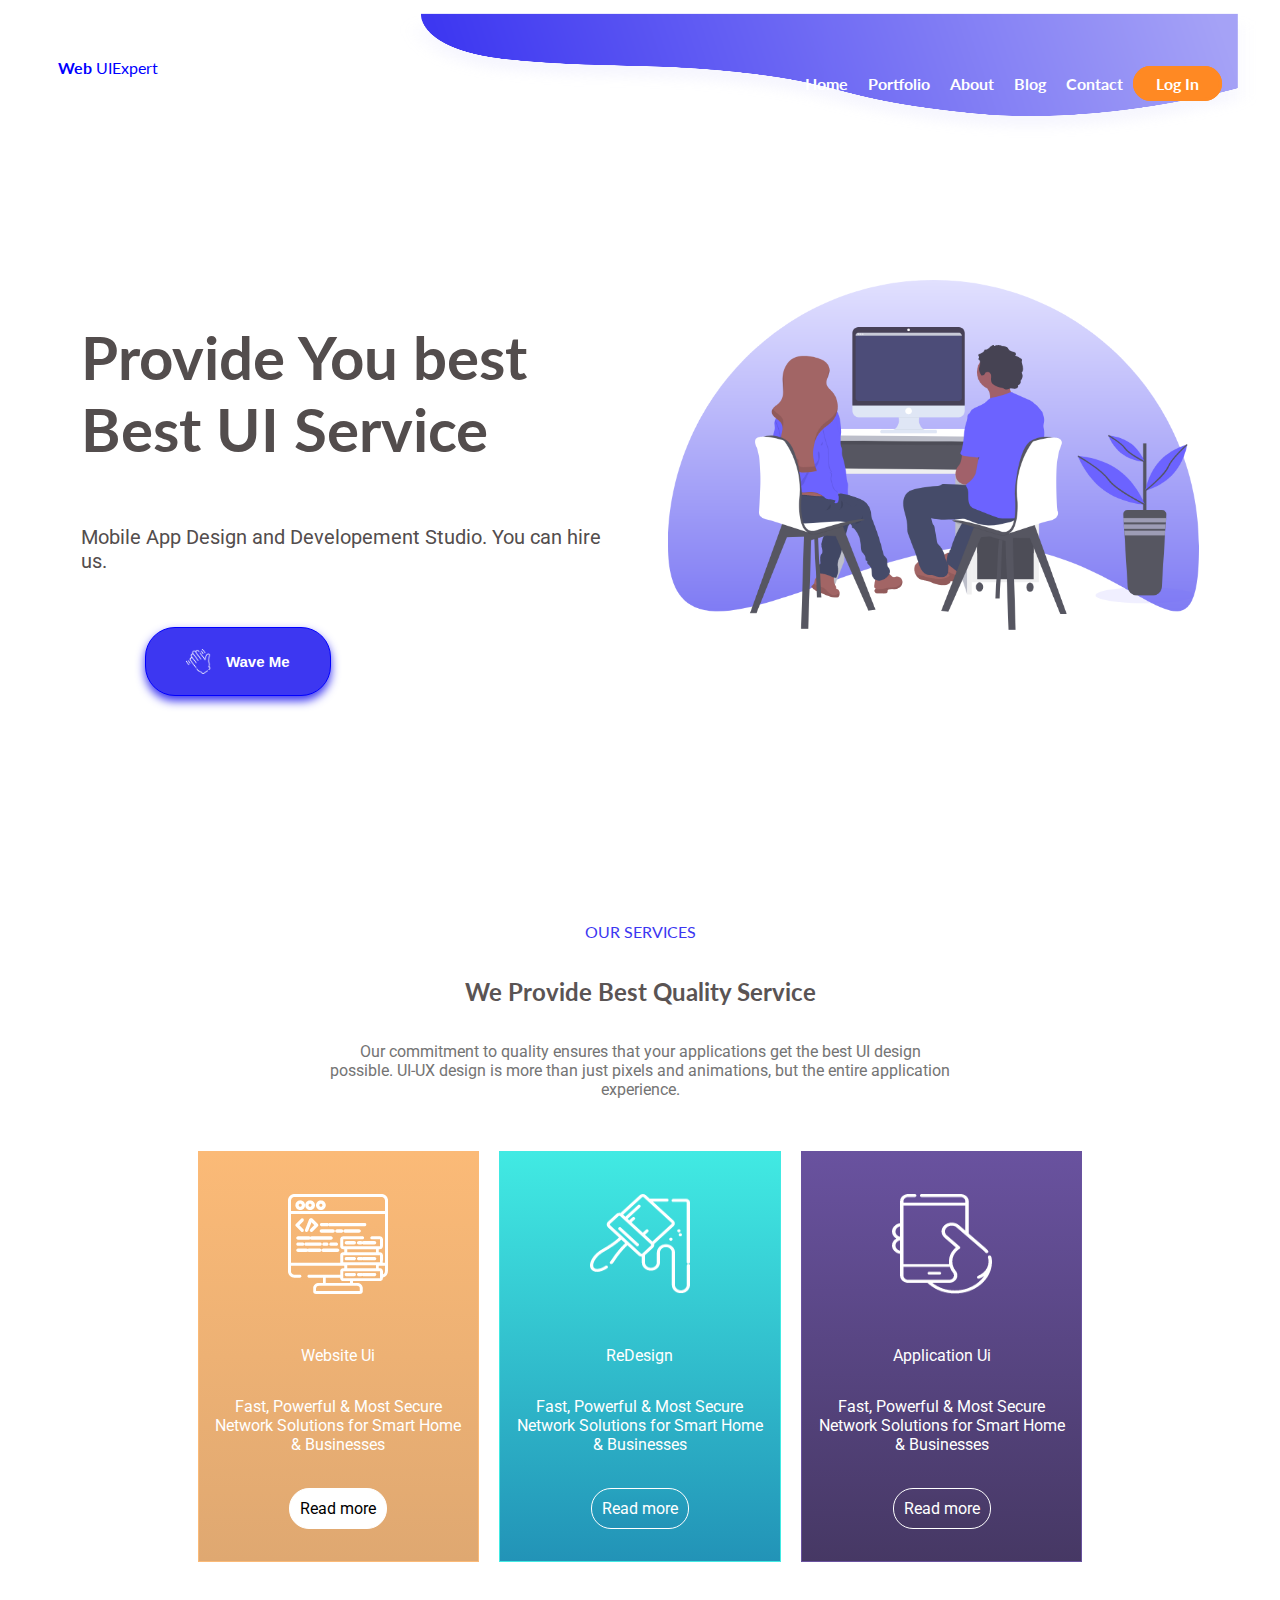
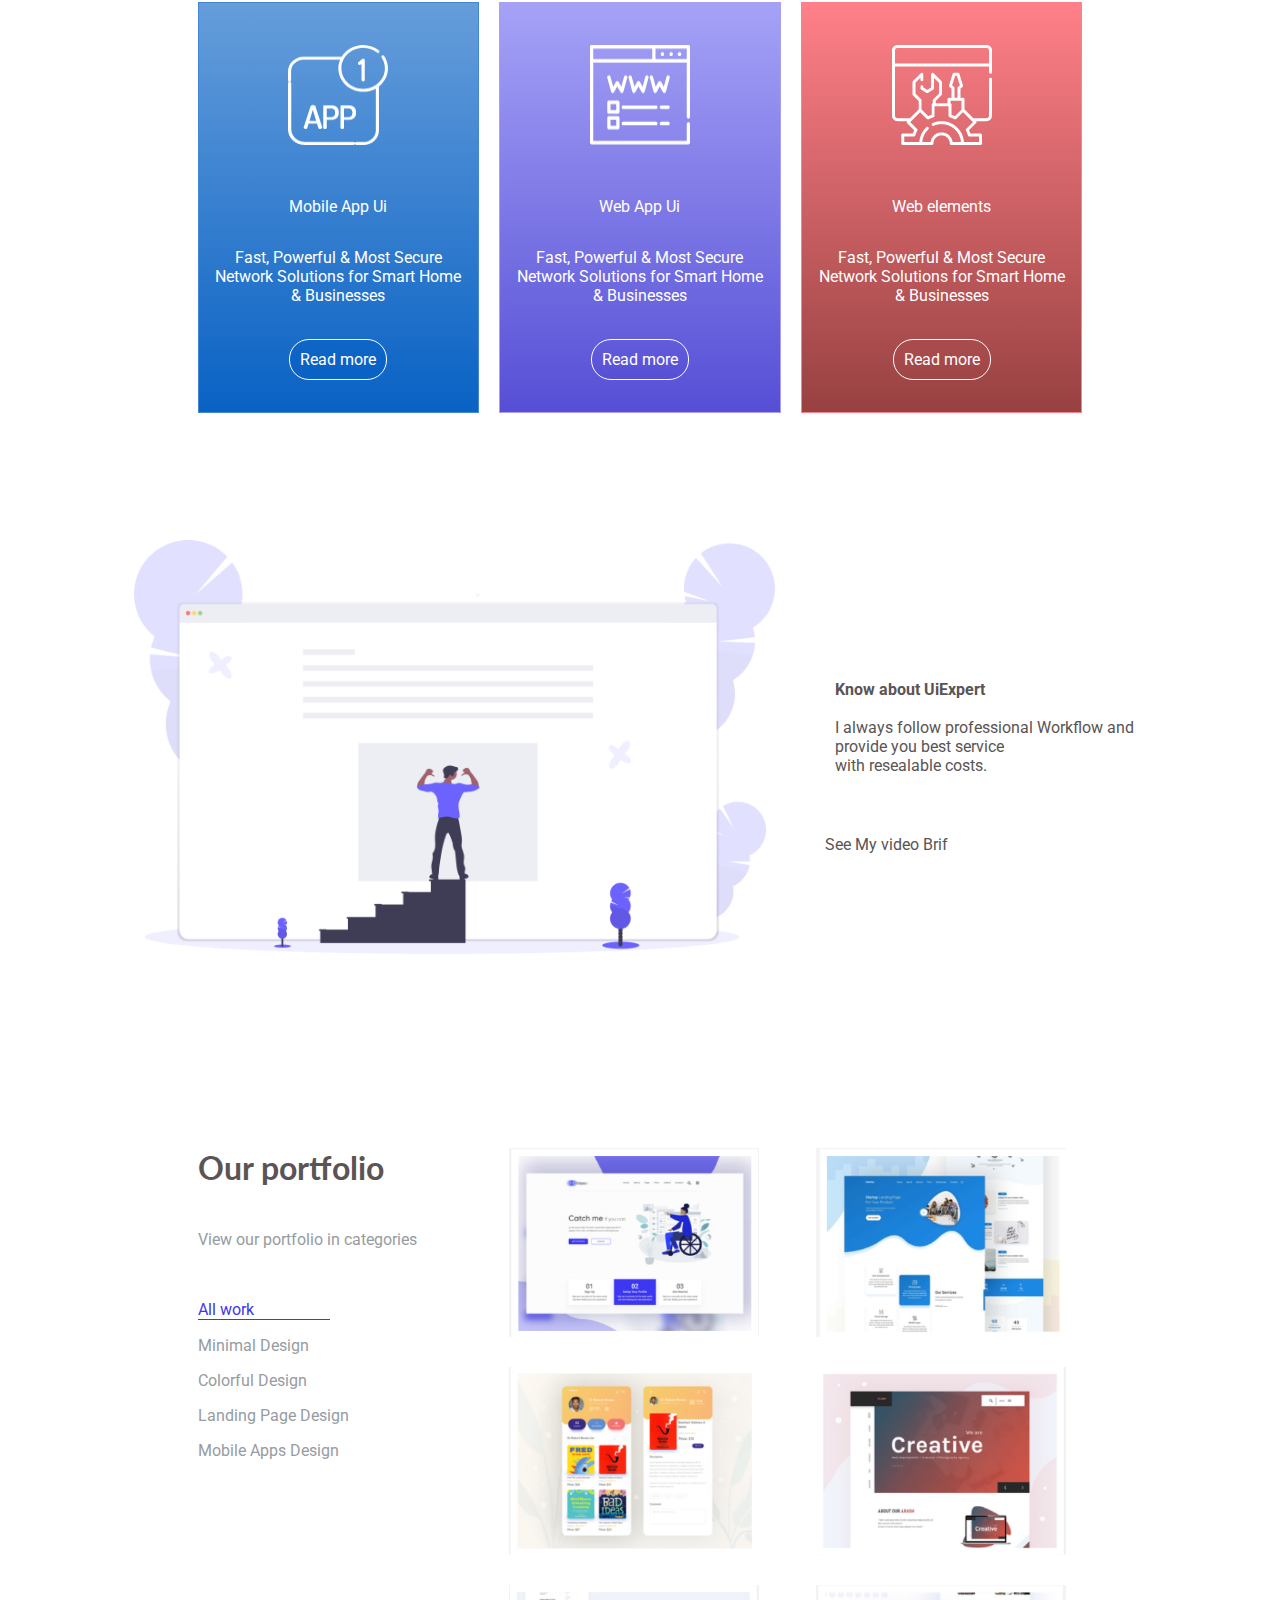
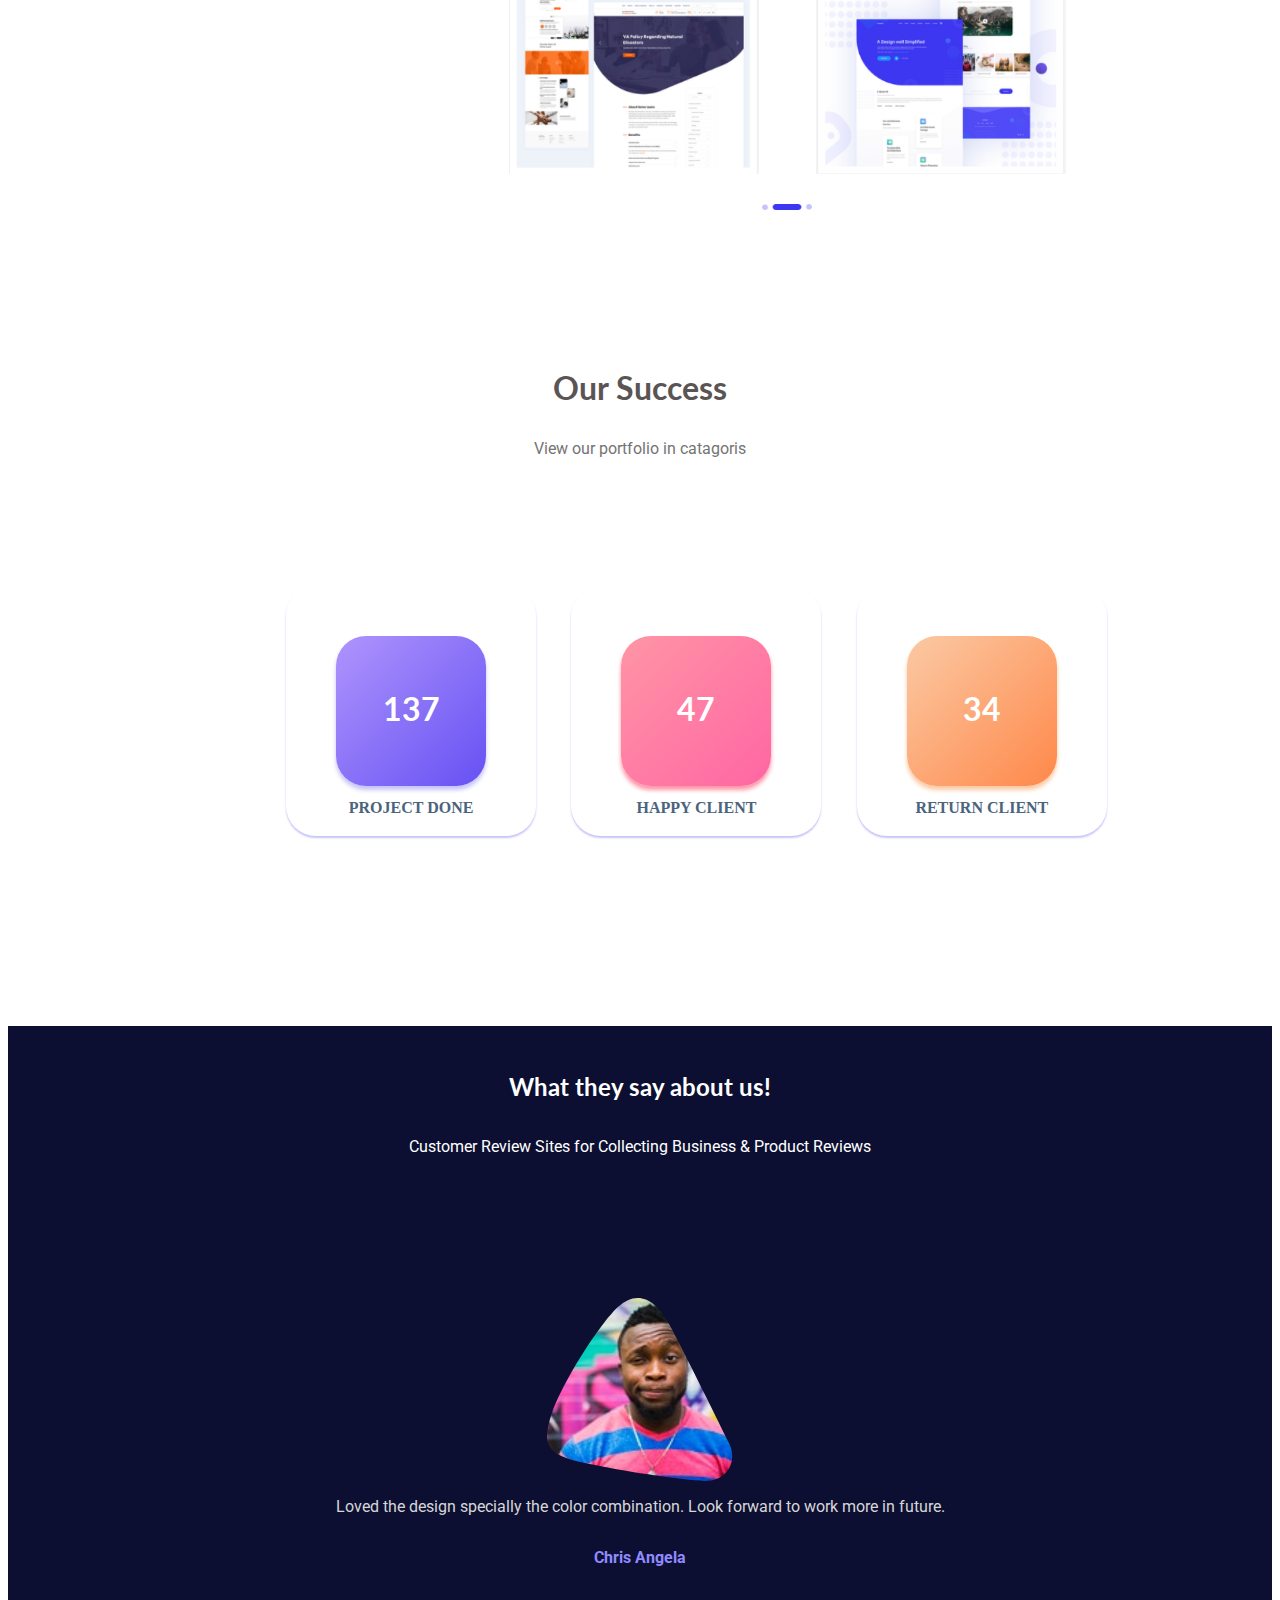
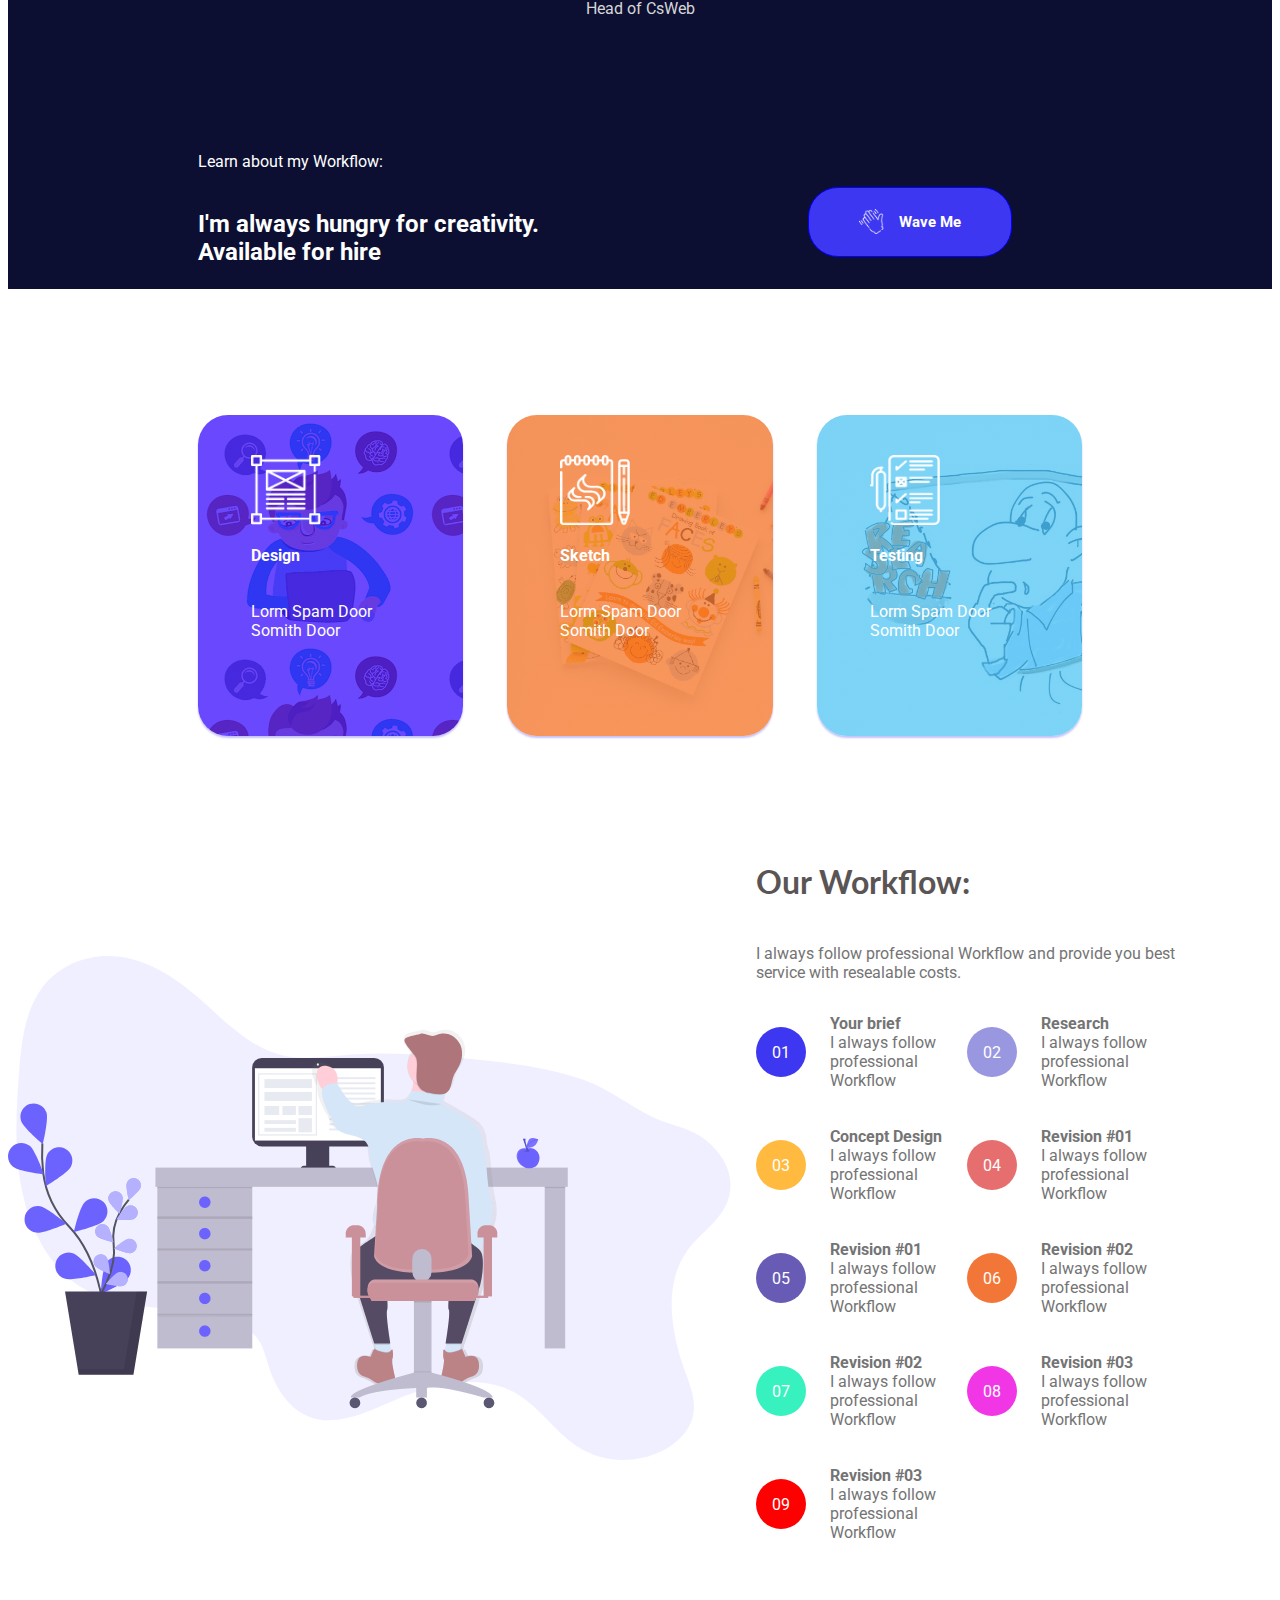
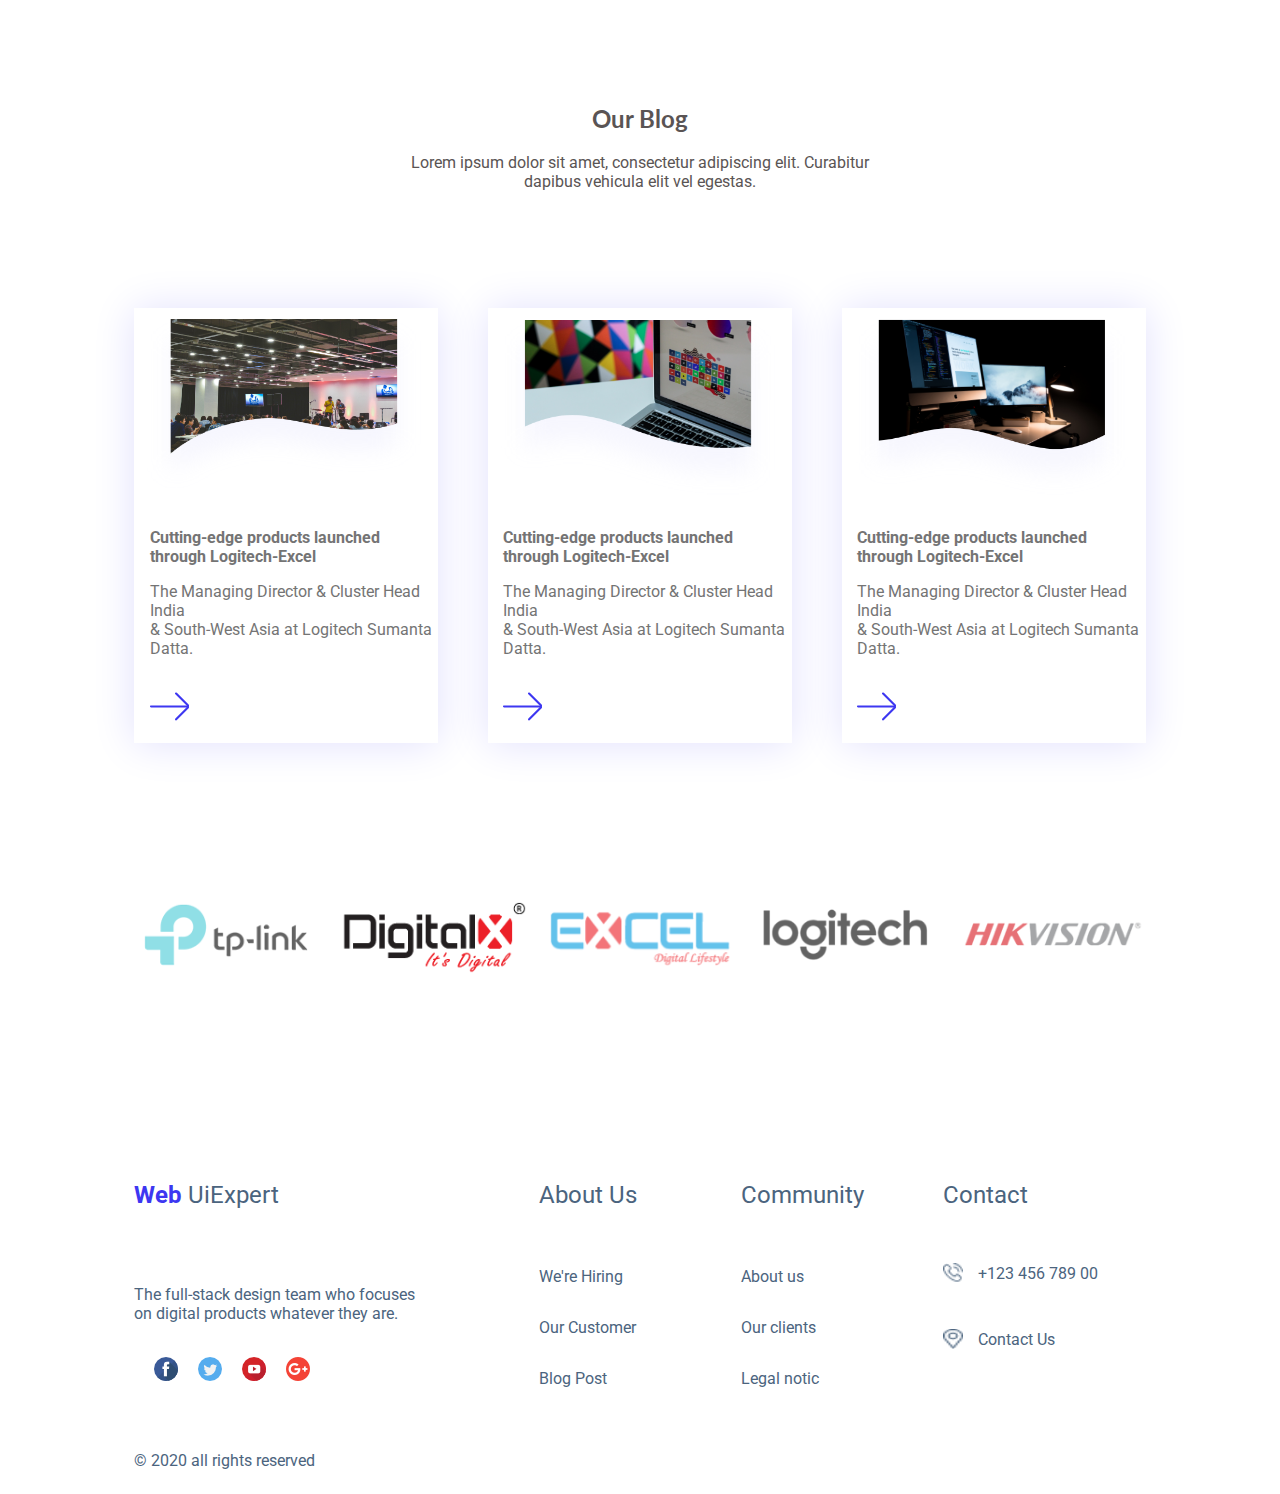
<file: index.html>
<!DOCTYPE html>
<html lang="en">
<head>
    <meta charset="UTF-8">
    <meta name="viewport" content="width=device-width, initial-scale=1.0">
    <title>Web UiExpert</title>
    <link rel="stylesheet" href="style.css">
    <link rel="stylesheet" href="style1.css">
    <link href='https://fonts.googleapis.com/css?family=Lato' rel='stylesheet'>
    <link href='https://fonts.googleapis.com/css?family=Roboto' rel='stylesheet'> 
</head>
<body>
    
    <div class="header">
        <div class="flex-container">
            <div class="title"><b>Web</b> UIExpert</div>
            
            <div class="nav-bar">
                
                <ul>
                    <li><a href="./index.html">Home</a></li>
                    <li><a href="#potrfolio">Portfolio</a></li>
                    <li><a href="./about_us/About.html">About</a></li>
                    <li><a href="#blog">Blog</a></li>
                    <li><a href="./contact/contact.html">Contact</a></li>
                    <li><a href="#logIn" id="logIn">Log In</a></li>
                </ul>
            </div>
        </div>
    </div>

    <div class="grid-container">
        <div class="column1">
            <h1>Provide You best<br> Best UI Service</h1>
            <p id="paragraph">Mobile App Design and Developement Studio. You can hire us.</p> <br>
            <button type="button" id="btn">
                <img src="./images/header/waving-hand.png" alt="button" class="bttn_img"  width="25" height="25"> 
             <p>Wave Me </p> 
            </button>
        </div>
        <div class="column2">
            <img src="./images/header/undraw_pair_programming_njlp.png" alt="cover page" >
        </div>
    </div>
    <div class="main_services">
        <div class="h_service">
        <p>OUR SERVICES</p>
        <h2>We Provide Best Quality Service</h2>
        <p id="p_1">Our commitment to quality ensures that your applications get the best UI design <br>possible. UI-UX design is more than just pixels and animations, but the entire application <br>
            experience.</p> <br> <br>
    </div>
        <div class="service">
            <div class="service_1"  >
               <img src="./images/service/001-data.png" alt="data"><br><br>
               <p>Website Ui</p>
               <p>Fast, Powerful & Most Secure Network Solutions for Smart Home & Businesses</p><br>
               <a href="#">Read more</a>
            </div>
            <div class="service_2" >
                <img src="./images/service/003-paint.png" alt="data"><br> <br>
                <p>ReDesign</p>
                <p>Fast, Powerful & Most Secure Network Solutions for Smart Home & Businesses</p><br>
                <a href="#">Read more</a>
             </div>
             <div class="service_3" >
                <img src="./images/service/002-phone.png" alt="data"><br> <br>
                <p>Application Ui</p>
                <p>Fast, Powerful & Most Secure Network Solutions for Smart Home & Businesses</p><br>
                <a href="#">Read more</a>
             </div>
             <div class="service_4">
                <img src="./images/service/004-app.png" alt="data"><br><br>
                <p>Mobile App Ui</p>
                <p>Fast, Powerful & Most Secure Network Solutions for Smart Home & Businesses</p><br>
                <a href="#">Read more</a>
             </div>
             <div class="service_5" >
                <img src="./images/service/006-domain-registration.png" alt="data"><br><br>
                <p>Web App Ui</p>
                <p>Fast, Powerful & Most Secure Network Solutions for Smart Home & Businesses</p><br>
                <a href="#">Read more</a>
             </div>
             <div class="service_6" >
                <img src="./images/service/Path_1612.png" alt="data"> <br><br>
                <p>Web elements</p>
                <p>Fast, Powerful & Most Secure Network Solutions for Smart Home & Businesses</p> <br>
                <a href="#">Read more</a><br>
             </div>
    
        </div>
    </div>
    <div class="know_about_us">
      <div class="know_img">
        <img src="./images/img/undraw_about_me_wa29@2x.png" alt="picture">
      </div>
      <div class="know_p">
        
          <p id="animation1"> <b>Know about UiExpert</b> <br> <br>
          I always follow professional Workflow and provide you best service <br> with resealable costs.</p> <br> 
          <p>See My video Brif</p>

        </div>
    </div>
<div class="portfolio">
    <div class="portfolio_text">
        <h4>Our portfolio</h4>
        <p>View our portfolio in categories</p> <br> 
        <p id="portfolio_p">All work</p>
        <p>Minimal Design</p>
        <p>Colorful Design</p>
        <p>Landing Page Design</p>
        <p>Mobile Apps Design</p>
    </div>
    <div class="portfolio_img">
        <img src="./images/portfolio/1.png" alt="portfolio">
        <img src="./images/portfolio/2.png" alt="portfolio">
        <img src="./images/portfolio/3.png" alt="portfolio">
        <img src="./images/portfolio/4.png" alt="portfolio">
        <img src="./images/portfolio/5.png" alt="portfolio">
        <img src="./images/portfolio/6.png" alt="portfolio">
        <img src="./images/portfolio/Nav.png" alt="nav" id="portfolio_nav">
    </div>
</div>
<div class="our_success">
        <div class="success_text">
            <h3>Our Success</h3>
            <p>View our portfolio in catagoris</p>
        </div>
        <div class="success_img">
            <div class="success_1">
                <div class="success_2">
                    <p>137</p>
                </div>
                <p class="success_p1">PROJECT DONE</p>
             </div>
            <div class="success_1">
                <div class="success_3">
                   <p>47</p>
                </div>
                <p class="success_p1">HAPPY CLIENT</p>
            </div>
            <div class="success_1">
                  <div class="success_4">
                   <p>34</p>
                  </div>     
                <p class="success_p1">RETURN CLIENT</p>
            </div>

        </div>
</div>
<div class="about_us">
    <div class="about_us_heading">
        <h2>What they say about us!</h2>
        <p>Customer Review Sites for Collecting Business & Product Reviews</p>
    </div>
    <div class="about_us_img">
        <img src="./images/img/gettyimages-507480872-612x612.png" alt="picture"> 
        <p>Loved the design specially the color combination. Look forward to work more in future.</p>
        <p id="about_us_p">Chris Angela</p>
        <p>Head of CsWeb</p>

    </div>
   <div class="about_us_footer">
       <p>Learn about my Workflow:</p>
       <h2>I'm always hungry for creativity. <br> Available for hire</h2>
       <button type="button" id="bttn">
        <img src="./images/header/waving-hand.png" alt="button" class="bttn_img"  width="25" height="25"> 
    <p>  Wave Me </p>
    </button>

   </div>

</div>
<div class="design_sketch_testing">
    <div class="design_sketch_testing_img">
        <div class="design">
            <img src="./images/icons/001-design.png" alt="design" id="design">
            <h4>Design</h4>
            <p>Lorm Spam Door Somith Door</p>
        </div>
    
        <div class="sketch">
            <img src="./images/icons/002-sketchbook.png" alt="strech"  id="sketch">
            <h4>Sketch</h4>
            <p>Lorm Spam Door Somith Door</p>
        </div>

        <div class="testing">
            <img src="./images/icons/003-test.png" alt="testing"  id="testing">
            <h4>Testing</h4>
            <p>Lorm Spam Door Somith Door</p>
        </div>
    </div>
</div>

<div class="our_workflow">
    <div class="our_workflow_img">
        <img src="./images/img/undraw_social_networking_nqk4.png" alt="picture">
    </div> 

    <div class="workflow_p">
        <h4>Our Workflow:</h4>
        <p id="work_p1"> I always follow professional Workflow and provide you best <br> service with resealable costs.</p>

        <div class="workflow_tab">
            <div class="dot" id="dot1" ><p>01</p></div>
            <p > <b>Your brief</b> <br> I always follow professional Workflow</p>
            <div class="dot" id="dot2" ><p>02</p></div>
            <p > <b>Research</b> <br> I always follow professional Workflow</p>
            <div class="dot" id="dot3" ><p>03</p></div>
            <p > <b>Concept Design</b> <br> I always follow professional Workflow</p>
            <div class="dot" id="dot4"><p>04</p></div>
            <p > <b>Revision #01</b> <br> I always follow professional Workflow</p>
            <div class="dot" id="dot5"><p>05</p></div>
            <p > <b>Revision #01</b> <br> I always follow professional Workflow</p>
            <div class="dot" id="dot6"><p>06</p></div>
            <p > <b>Revision #02</b> <br> I always follow professional Workflow</p>
            <div class="dot" id="dot7"><p>07</p></div>
            <p > <b>Revision #02</b> <br> I always follow professional Workflow</p>
            <div class="dot" id="dot8"><p>08</p></div>
            <p > <b>Revision #03</b>  <br> I always follow professional Workflow</p>
            <div class="dot" id="dot9"><p>09</p></div>
            <p > <b>Revision #03</b>  <br> I always follow professional Workflow</p>
            
        </div>
    </div>
</div>
  <div class="our_blog">
      <div class="our_blog_text">
          <h2>Our Blog</h2>
          <p>Lorem ipsum dolor sit amet, consectetur adipiscing elit. Curabitur <br> dapibus vehicula elit vel egestas.</p>

      </div>
      <div class="our_blog_images">
          <div class="our_blog_images1">
              <img src="./images/blog/1.png" alt="blog" width="300" height="200">
              <p class="blog_p">Cutting-edge products launched <br> through Logitech-Excel</p>
              <p>The Managing Director & Cluster Head India <br> & South-West Asia at Logitech Sumanta <br>Datta.</p> <br>
              <img src="./images/blog/arrow.png " alt="blog" class="blog_arrow">

          </div>
          <div class="our_blog_images1">
            <img src="./images/blog/5.png" alt="blog" width="300" height="200">
            <p class="blog_p">Cutting-edge products launched <br> through Logitech-Excel</p>
            <p>The Managing Director & Cluster Head India <br> & South-West Asia at Logitech Sumanta <br>Datta.</p> <br>
            <img src="./images/blog/arrow.png" alt="blog" class="blog_arrow">

        </div>
        <div class="our_blog_images1">
            <img src="./images/blog/3.png" alt="blog" width="300" height="200">
            <p class="blog_p"> Cutting-edge products launched <br> through Logitech-Excel</p>
            <p>The Managing Director & Cluster Head India <br> & South-West Asia at Logitech Sumanta<br>Datta.</p> <br>
            <img src="./images/blog/arrow.png" alt="blog" width="40" class="blog_arrow"> <br> <br>

        </div>

    </div>
    <div class="our_blog_logos">
        <img src="./images/logo/tp-link.png" alt="logo">
        <img src="./images/logo/digital-x-logo.png" alt="logo">
        <img src="./images/logo/excel-brand-logo.png" alt="logo">
        <img src="./images/logo/Logitech-logo-300x300.png" alt="logo">
        <img src="./images/logo/hikvison.png" alt="logo">
    </div>
  </div>
  <div class="footer">
      <div class="footer1">
          <p class="footer_p"><span>Web </span>UiExpert</p> <br> <br>
          <p>The full-stack design team who focuses <br> on digital products whatever they are.</p> <br>
          <div class="footer_icons">
              <img src="./images/footer/facebook.png" alt="facebook">
              <img src="./images/footer/twitter.png" alt="twitter">
              <img src="./images/footer/youtube.png" alt="youtube">
              <img src="./images/footer/google-plus.png" alt="google-plus"> 
          </div>
          <br> <br> <br>
          <p>© 2020 all rights reserved</p>
      </div>
      <div class="footer2">
          <p class="footer_p">About Us</p> <br>
          <p>We're Hiring</p>
          <p>Our Customer</p>
          <p>Blog Post</p>
      </div>

      <div class="footer3">
        <p class="footer_p">Community</p> <br>
        <p>About us</p>
        <p>Our clients</p>
        <p>Legal notic</p>
    </div>
    <div class="footer4">
        <p class="footer_p">Contact</p>
        <div class="footer_contact_us">
            <img src="./images/footer/Group_1.png" alt="phone" width="20" height="20">
            <p>+123 456 789 00</p>
        </div>
        <div  class="footer_contact_us">
            <img src="./images/footer/Location.png" alt="location"  width="20" height="20">
            <p>Contact Us</p>
        </div>
    </div>
  </div>
</body>
</html>
</file>
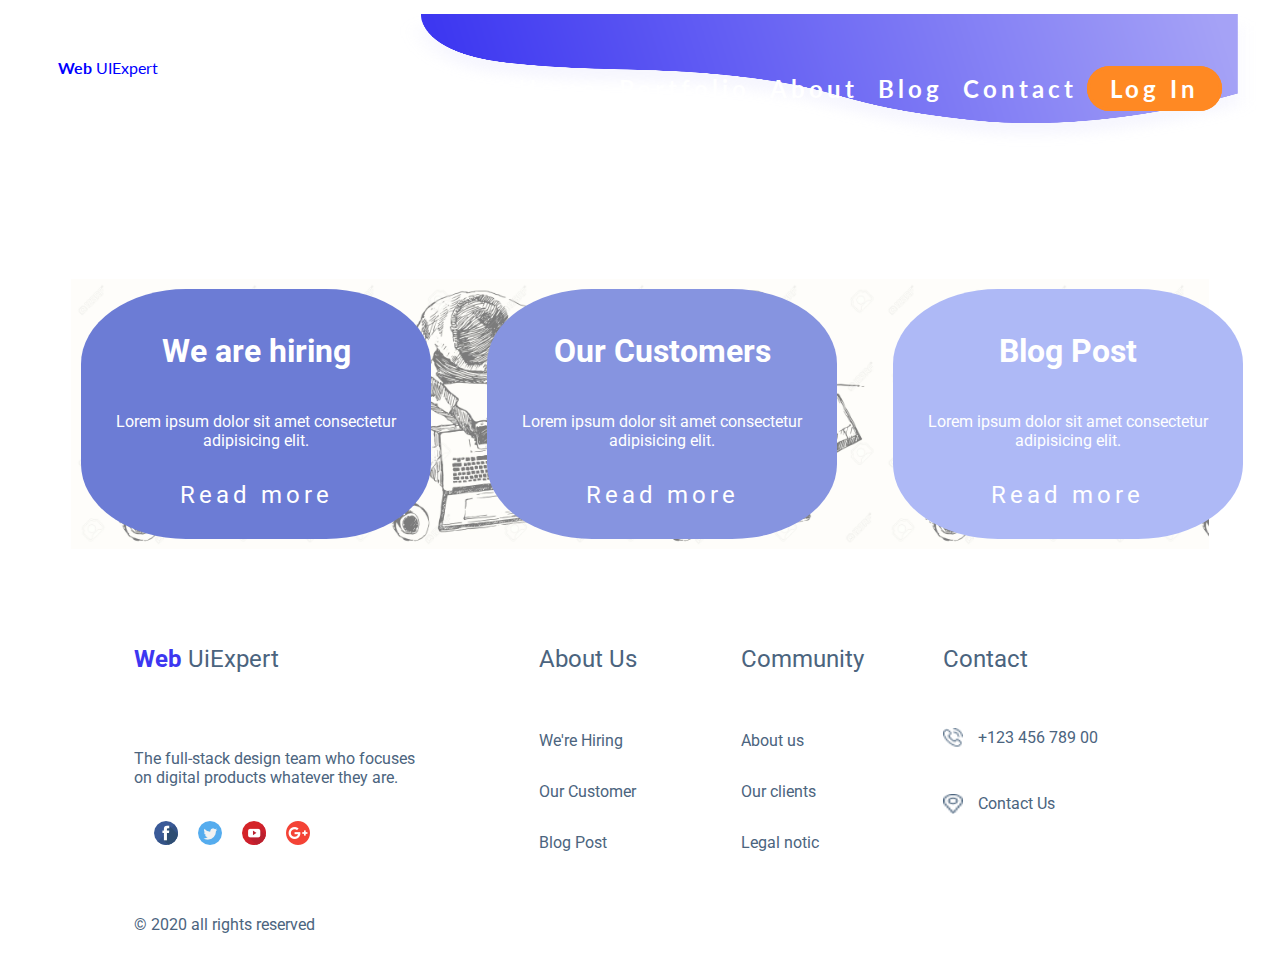
<file: about us/About.html>
<html lang="en">
<head>
    <meta charset="UTF-8">
    <meta name="viewport" content="width=device-width, initial-scale=1.0">
    <link href='https://fonts.googleapis.com/css?family=Roboto' rel='stylesheet'> 
    <link href='https://fonts.googleapis.com/css?family=Lato' rel='stylesheet'>
    <link rel="stylesheet" href="../style.css">
    <link rel="stylesheet" href="../style1.css">
    <link rel="stylesheet" href="./about.css">
    <title>About us</title>

</head>
<body>
    
    <div class="header">
        <div class="flex-container">
            <div class="title"><b>Web</b> UIExpert</div>
            
            <div class="nav-bar">
                
                <ul>
                    <li><a href="#home">Home</a></li>
                    <li><a href="#potrfolio">Portfolio</a></li>
                    <li><a href="#about">About</a></li>
                    <li><a href="#blog">Blog</a></li>
                    <li><a href="#contact">Contact</a></li>
                    <li><a href="#logIn" id="logIn">Log In</a></li>
                </ul>
            </div>
        </div>
    </div>

    <div class="content">
        <div class="hiring">
            <h4>We are hiring</h4>
            <p>Lorem ipsum dolor sit amet consectetur adipisicing elit.</p>
            <a href="#">
                <span></span>
                <span></span>
                <span></span>
                <span></span>
                Read more
            </a>
        </div>

        <div class="customers">
            <h4>Our Customers</h4>
            <p>Lorem ipsum dolor sit amet consectetur adipisicing elit.</p>
            <a href="#">
                <span></span>
                <span></span>
                <span></span>
                <span></span>
                Read more
            </a>
        </div>

        <div class="blog_post">
            <h4>Blog Post</h4>
            <p>Lorem ipsum dolor sit amet consectetur adipisicing elit. </p>
            <a href="#">
                <span></span>
                <span></span>
                <span></span>
                <span></span>
                Read more
            </a>

        </div>

    </div>
    <br><br>
    <br> <br>
    <div class="footer">
        <div class="footer1">
            <p class="footer_p"><span>Web </span>UiExpert</p> <br> <br>
            <p>The full-stack design team who focuses <br> on digital products whatever they are.</p> <br>
            <div class="footer_icons">
                <img src="../images/footer/facebook.png" alt="facebook">
                <img src="../images/footer/twitter.png" alt="twitter">
                <img src="../images/footer/youtube.png" alt="youtube">
                <img src="../images/footer/google-plus.png" alt="google-plus"> 
            </div>
            <br> <br> <br>
            <p>© 2020 all rights reserved</p>
        </div>
        <div class="footer2">
            <p class="footer_p">About Us</p> <br>
            <p>We're Hiring</p>
            <p>Our Customer</p>
            <p>Blog Post</p>
        </div>
  
        <div class="footer3">
          <p class="footer_p">Community</p> <br>
          <p>About us</p>
          <p>Our clients</p>
          <p>Legal notic</p>
      </div>
      <div class="footer4">
          <p class="footer_p">Contact</p>
          <div class="footer_contact_us">
              <img src="../images/footer/Group 1.png" alt="phone" width="20px" height="20px">
              <p>+123 456 789 00</p>
          </div>
          <div  class="footer_contact_us">
              <img src="../images/footer/Location.png" alt="location"  width="20px" height="20px">
              <p>Contact Us</p>
          </div>
    

</body>
</html>
</file>
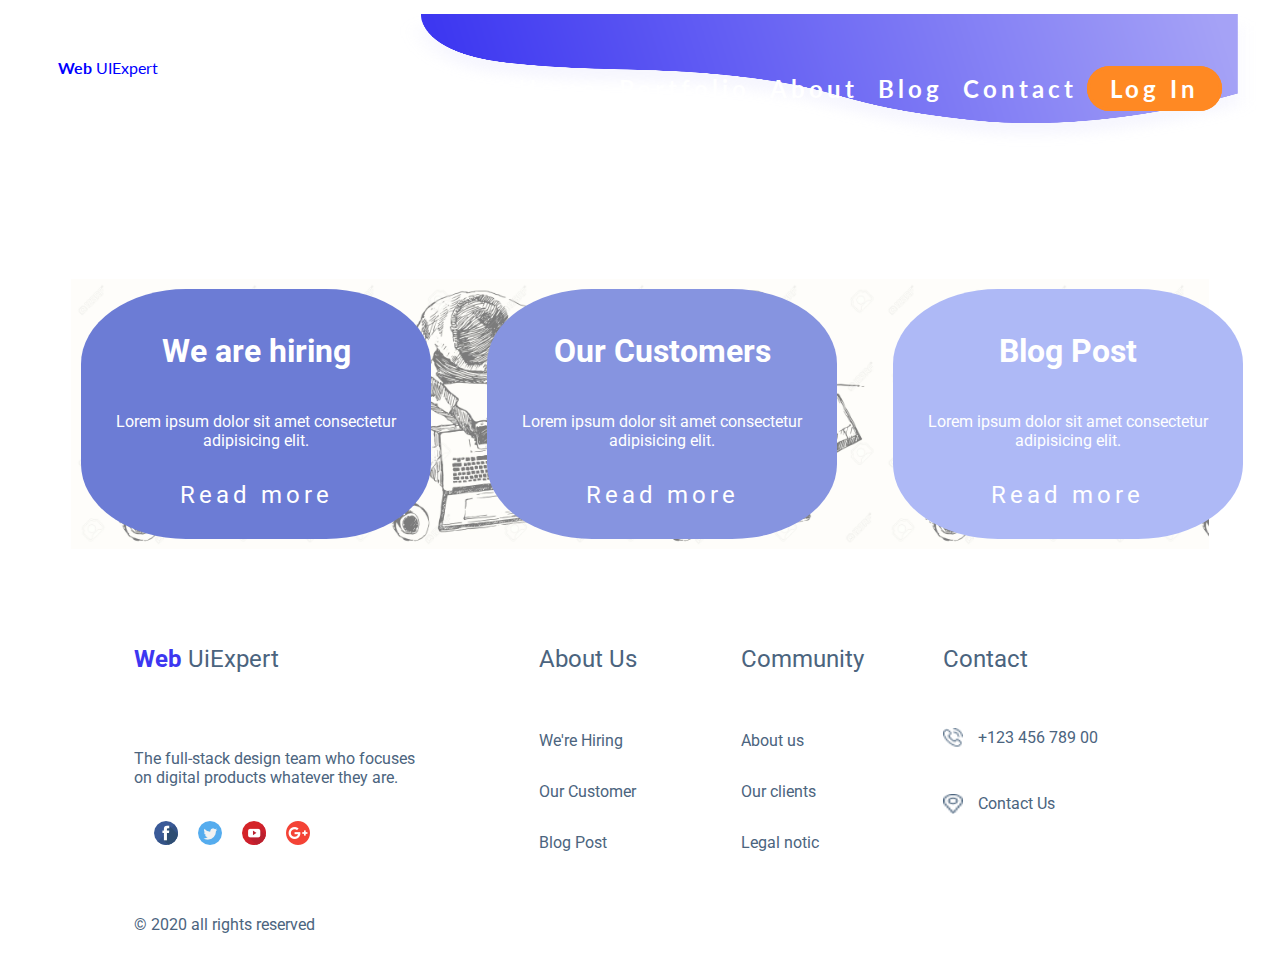
<file: about_us/About.html>
<html lang="en">
<head>
    <meta charset="UTF-8">
    <meta name="viewport" content="width=device-width, initial-scale=1.0">
    <link href='https://fonts.googleapis.com/css?family=Roboto' rel='stylesheet'> 
    <link href='https://fonts.googleapis.com/css?family=Lato' rel='stylesheet'>
    <link rel="stylesheet" href="../style.css">
    <link rel="stylesheet" href="../style1.css">
    <link rel="stylesheet" href="./about.css">
    <title>About us</title>

</head>
<body>
    
    <div class="header">
        <div class="flex-container">
            <div class="title"><b>Web</b> UIExpert</div>
            
            <div class="nav-bar">
                
                <ul>
                    <li><a href="#home">Home</a></li>
                    <li><a href="#potrfolio">Portfolio</a></li>
                    <li><a href="#about">About</a></li>
                    <li><a href="#blog">Blog</a></li>
                    <li><a href="#contact">Contact</a></li>
                    <li><a href="#logIn" id="logIn">Log In</a></li>
                </ul>
            </div>
        </div>
    </div>

    <div class="content">
        <div class="hiring">
            <h4>We are hiring</h4>
            <p>Lorem ipsum dolor sit amet consectetur adipisicing elit.</p>
            <a href="#">
                <span></span>
                <span></span>
                <span></span>
                <span></span>
                Read more
            </a>
        </div>

        <div class="customers">
            <h4>Our Customers</h4>
            <p>Lorem ipsum dolor sit amet consectetur adipisicing elit.</p>
            <a href="#">
                <span></span>
                <span></span>
                <span></span>
                <span></span>
                Read more
            </a>
        </div>

        <div class="blog_post">
            <h4>Blog Post</h4>
            <p>Lorem ipsum dolor sit amet consectetur adipisicing elit. </p>
            <a href="#">
                <span></span>
                <span></span>
                <span></span>
                <span></span>
                Read more
            </a>

        </div>

    </div>
    <br><br>
    <br> <br>
    <div class="footer">
        <div class="footer1">
            <p class="footer_p"><span>Web </span>UiExpert</p> <br> <br>
            <p>The full-stack design team who focuses <br> on digital products whatever they are.</p> <br>
            <div class="footer_icons">
                <img src="../images/footer/facebook.png" alt="facebook">
                <img src="../images/footer/twitter.png" alt="twitter">
                <img src="../images/footer/youtube.png" alt="youtube">
                <img src="../images/footer/google-plus.png" alt="google-plus"> 
            </div>
            <br> <br> <br>
            <p>© 2020 all rights reserved</p>
        </div>
        <div class="footer2">
            <p class="footer_p">About Us</p> <br>
            <p>We're Hiring</p>
            <p>Our Customer</p>
            <p>Blog Post</p>
        </div>
  
        <div class="footer3">
          <p class="footer_p">Community</p> <br>
          <p>About us</p>
          <p>Our clients</p>
          <p>Legal notic</p>
      </div>
      <div class="footer4">
          <p class="footer_p">Contact</p>
          <div class="footer_contact_us">
              <img src="../images/footer/Group_1.png" alt="phone" width="20" height="20">
              <p>+123 456 789 00</p>
          </div>
          <div  class="footer_contact_us">
              <img src="../images/footer/Location.png" alt="location"  width="20" height="20">
              <p>Contact Us</p>
          </div>
      </div>
    

</body>
</html>
</file>
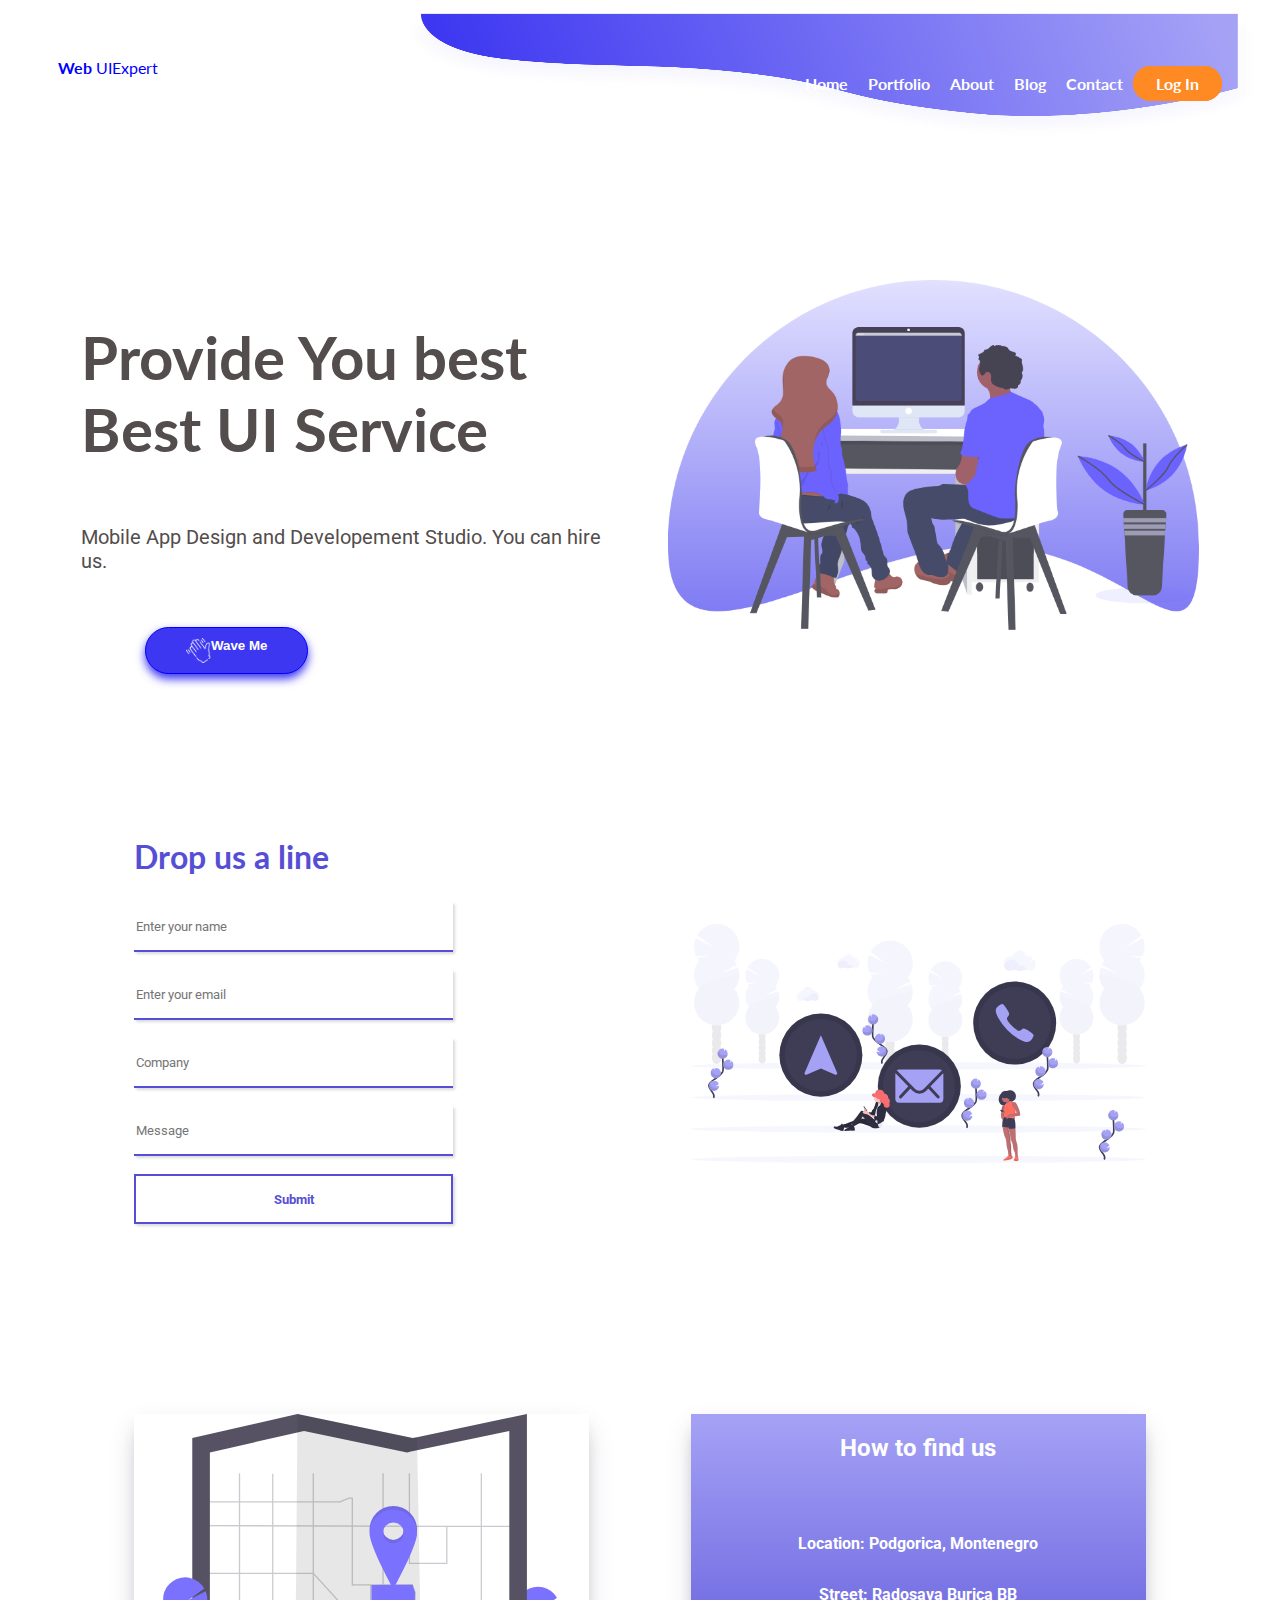
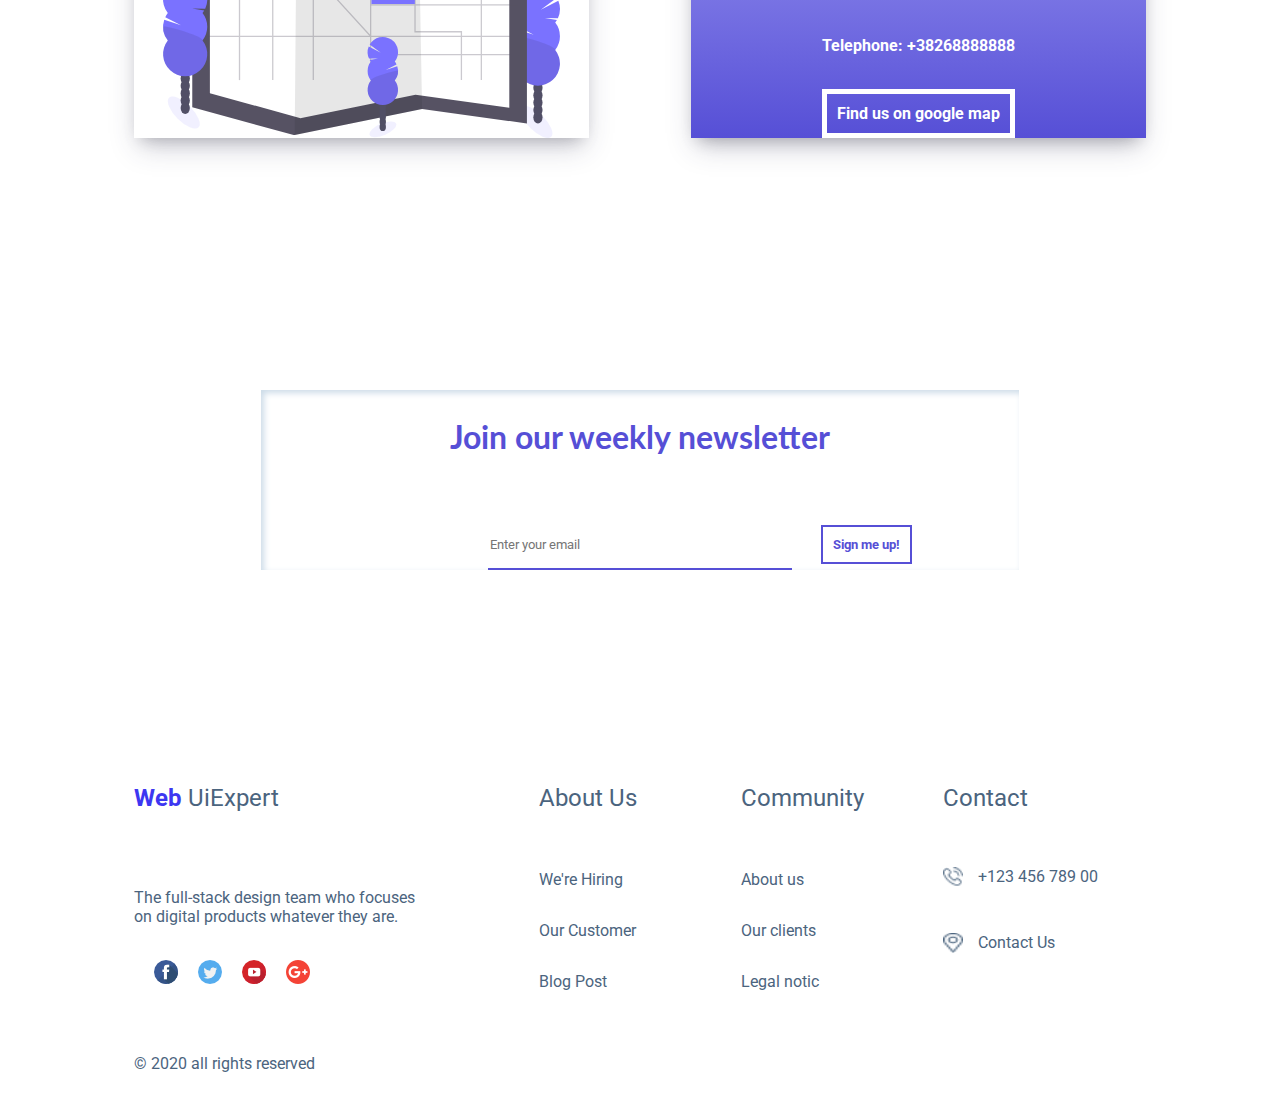
<file: contact/contact.html>
<!DOCTYPE html>
<html lang="en">
<head>
    <meta charset="UTF-8">
    <meta name="viewport" content="width=device-width, initial-scale=1.0">
    <title>Contact us</title>
    <link rel="stylesheet" href="../style1.css">
    <link rel="stylesheet" href="./contact.css">
    <link href='https://fonts.googleapis.com/css?family=Lato' rel='stylesheet'>
    <link href='https://fonts.googleapis.com/css?family=Roboto' rel='stylesheet'> 
</head>
<body>
    <div class="header">
        <div class="flex-container">
            <div class="title"><b>Web</b> UIExpert</div>
            
            <div class="nav-bar">
                
                <ul>
                    <li><a href="../index.html">Home</a></li>
                    <li><a href="#potrfolio">Portfolio</a></li>
                    <li><a href="#about">About</a></li>
                    <li><a href="#blog">Blog</a></li>
                    <li><a href="#contact">Contact</a></li>
                    <li><a href="#logIn" id="logIn">Log In</a></li>
                </ul>
            </div>
        </div>
    </div>

    <div class="grid-container">
        <div class="column1">
            <h1>Provide You best<br> Best UI Service</h1>
            <p id="paragraph">Mobile App Design and Developement Studio. You can hire us.</p> <br>
            <button type="button" id="btn">
                <img src="./images/header/waving-hand.png" alt="button" id="bttn_img"  width="25" height="25"> 
              Wave Me 
            </button>
        </div>
        <div class="column2">
            <img src="./images/header/undraw_pair_programming_njlp.png" alt="cover page" >
        </div>
    </div>
<div class="contact_form">
    <div class="form">
       <h2>Drop us a line</h2>
       <form class="real_form">
           <label for="name"></label>
           <input type="text" name="name" id="name" required placeholder="Enter your name"><br>
           <label for="email"></label>
           <input type="email" name="email" id="email" required placeholder="Enter your email"> <br>
           <label for="company"></label>
           <input type="text" name="company" id="company" required placeholder="Company"> <br>
           <label for="message"></label>
           <input type="text" name="message" id="message" placeholder="Message"> <br>
           <label for="submit"></label>
           <input type="submit" name="submit" id="submit">
       </form>
       
    </div>
    <div class="form_image">
        <img src="./images/contact/contact_us.svg" alt="">

    </div>

</div>
<div class="location">
    <div class="location_map">

    </div>
    <div class="location_data">
        <h2>How to find us</h2> <br> <br>
        <p>Location: Podgorica, Montenegro</p>
        <p>Street: Radosava Burica BB</p> 
        <p>Telephone: +38268888888</p> <br>
        <a href="https://www.google.com/maps/place/Developers+Lab/@42.4296023,19.253563,17z/data=!3m1!4b1!4m5!3m4!1s0x134deb15a367d2cd:0xb09e9947caeea0d7!8m2!3d42.4296023!4d19.2557517" target="_blank">Find us on google map</a>


    </div>

</div>
<div class="newsletter">
   <h2>Join our weekly newsletter</h2>
   <form>
       <label for="newsletter1"></label>
       <input type="email" name="newsletter1" id="newsletter1" placeholder="Enter your email">
       <label for="signup"></label>
       <input type="submit" name="signup" id="signup" value="Sign me up!">
   </form>
</div>
<div class="footer">
    <div class="footer1">
        <p class="footer_p"><span>Web </span>UiExpert</p> <br> <br>
        <p>The full-stack design team who focuses <br> on digital products whatever they are.</p> <br>
        <div class="footer_icons">
            <img src="./images/footer/facebook.png" alt="facebook">
            <img src="./images/footer/twitter.png" alt="twitter">
            <img src="./images/footer/youtube.png" alt="youtube">
            <img src="./images/footer/google-plus.png" alt="google-plus"> 
        </div>
        <br> <br> <br>
        <p>© 2020 all rights reserved</p>
    </div>
    <div class="footer2">
        <p class="footer_p">About Us</p> <br>
        <p>We're Hiring</p>
        <p>Our Customer</p>
        <p>Blog Post</p>
    </div>

    <div class="footer3">
      <p class="footer_p">Community</p> <br>
      <p>About us</p>
      <p>Our clients</p>
      <p>Legal notic</p>
  </div>
  <div  class="footer4">
      <p class="footer_p">Contact</p>
      <div class="footer_contact_us">
          <img src="../images/footer/Group_1.png" alt="phone" width="20" height="20">
          <p>+123 456 789 00</p>
      </div>
      <div  class="footer_contact_us">
          <img src="./images/footer/Location.png" alt="location"  width="20" height="20">
          <p>Contact Us</p>
      </div>
  </div>
</div>
</body>
</html>
</file>
<file: style.css>
*{
    box-sizing: border-box;
}


.header{
padding: 50px;
text-align: left;
background-image: url('./images/header/Path\ 1361@2x.png');
background-size:  70% 100%;
background-repeat: no-repeat;
background-position: right top;

}
.flex-container{
    display: flex;
    flex-direction: row;
    justify-content: space-between;
    position: relative;
}
.nav-bar{
margin-top: 0%;
margin-right: 0%;
}

.title{
align-items: center;
color: blue;
font-size: medium;
font-family: 'Lato';
}
.header li {
float: left; 
list-style-type: none;
text-decoration: none;
}
.header a {
display: inline;
padding: 10px;
text-decoration: none;
color: white;
font-weight: bold;
font-family: 'Lato';
}
.header a:hover{
    background-color: #FF8923 ;
    border: #FF8923 solid ;
    background-color:#FF8923;
    border-radius: 30px;
    padding: 5px 20px 5px 20px;
}
#logIn{
border: #FF8923 solid ;
background-color:#FF8923;
border-radius: 30px;
padding: 5px 20px 5px 20px;
}

.grid-container{
margin-top: 10%;
display: grid;
padding: 10px;
grid-template-columns: 1fr 1fr;
column-gap: 5%;
justify-content: space-around;
width: 90%;
margin-left: 5%;
}
.column1{
display: flex;
flex-direction: column;
font-size: 30px;
color: #534D4D;
}

.column2 img{
   max-width: 100%;
    max-height: 100%;
}
#paragraph{
font-size: 20px;
color: #534D4D;
font-family: 'Roboto';
}
#btn{
 display: flex;
flex-direction: row;
align-self: baseline;
margin-left: 12%;
background-color: #3D37F1;
border-radius: 30px;
width: fit-content;
height: fit-content;
padding: 10px 40px 10px 40px;
color: white;
font-weight: bold;
border: 1px  solid blue;
text-align: center;
box-shadow: #3D37F1 0px 5px 10px 0px;
outline: none;
}
#btn p{
    align-self: center;
    margin-left: 15px;
    font-weight: bold;
    font-size: 15px;
}
#btn img{
    align-self: center;
}
.column1 button:focus{
    -webkit-animation-name: bounceOutUp;
    animation-name: bounceOutUp;
    -webkit-animation-duration: 1s;
    animation-duration: 1s;
    -webkit-animation-fill-mode: both;
    animation-fill-mode: both;
    }
    @-webkit-keyframes bounceOutUp {
    20% {
    -webkit-transform: translate3d(0, -10px, 0);
    transform: translate3d(0, -10px, 0);
    }
    40%, 45% {
    opacity: 1;
    -webkit-transform: translate3d(0, 20px, 0);
    transform: translate3d(0, 20px, 0);
    }
    100% {
    opacity: 0;
    -webkit-transform: translate3d(0, -2000px, 0);
    transform: translate3d(0, -2000px, 0);
    }
    }
    @keyframes bounceOutUp {
    20% {
    -webkit-transform: translate3d(0, -10px, 0);
    transform: translate3d(0, -10px, 0);
    }
    40%, 45% {
    opacity: 1;
    -webkit-transform: translate3d(0, 20px, 0);
    transform: translate3d(0, 20px, 0);
    }
    100% {
    opacity: 0;
    -webkit-transform: translate3d(0, -2000px, 0);
    transform: translate3d(0, -2000px, 0);
    }
    }
  
.column1 h1{
  font-family: 'Lato';
}

.main_services{
    margin-top: 200px;
}
.h_service{
    display: flex;
    flex-direction: column;
    justify-content: center;
    align-items: center;

}
.h_service>p{
    color: #3D37F1;
    font-family: 'lato';
}
.h_service>h2{
    color: #5A5454;
    font-family: 'lato';
}
#p_1{
    width: 100%;
    text-align: center;
    color: #747474;
    font-family: 'Roboto';
}
.service{
    margin-left: 15%;
    display: grid;
    grid-template-columns: 1fr 1fr 1fr;
    grid-template-rows: 1fr 1fr;
    row-gap: 40px;
    column-gap: 20px;
    width: 70%;
}
.service img{
    width: 100px;
    height: 100px;
}
.service p{
    font-family: 'Roboto';
}
.service a{
    font-family: 'Roboto';
}
.service_1{
    height: 100%;
    justify-content: stretch;
    border: 1px solid #FBBA77;
    background-image: linear-gradient(#FBBA77,#DFA871);
    display: flex;
    flex-direction: column;
    align-items: center;
    padding: 15% 5% 5% 5%;
}
.service_1 p{
    color: white;
    text-align: center;
}
.service_1 a{
    background-color: white;
    border: 1px solid white;
    border-radius: 20px;
    padding: 10px;
    text-decoration: none;
    color: black;
}
.service_2{
    height: 100%;
    justify-content: stretch;
    border: 1px solid #41EAE3;
    background-image: linear-gradient(#41EAE3,#2293B7);
    display: flex;
    flex-direction: column;
    align-items: center;
    padding: 15% 5% 5% 5%;
}
.service_2 p{
    color: white;
    text-align: center;
}
.service_2 a{
    background-image: linear-gradient(#27A3BF,#2293B7);
    border: 1px solid white;
    border-radius: 20px;
    padding: 10px;
    text-decoration: none;
    color: white;
}
.service_3{
    height: 100%;
    justify-content: stretch;
    border: 1px solid #69529F;
    background-image: linear-gradient(#69529F,#463864);
    display: flex;
    flex-direction: column;
    align-items: center;
    padding: 15% 5% 5% 5%;
}
.service_3 p{
    color: white;
    text-align: center;
}
.service_3 a{
    background-image: linear-gradient(#4D3D6F,#463864);
    border: 1px solid white;
    border-radius: 20px;
    padding: 10px;
    text-decoration: none;
    color: white;
}
.service_4{
    height: 100%;
    justify-content: stretch;
    border: 1px solid #4386D2;
    background-image: linear-gradient(#0962C59F,#0962C4);
    display: flex;
    flex-direction: column;
    align-items: center;
    padding: 15% 5% 5% 5%;
}
.service_4 p{
    color: white;
    text-align: center;
}
.service_4 a{
    background-image: linear-gradient(#0962C59F,#0962C4);
    border: 1px solid white;
    border-radius: 20px;
    padding: 10px;
    text-decoration: none;
    color: white;
}
.service_5{
    height: 100%;
    justify-content: stretch;
    border: 1px solid #A5A2F6;
    background-image: linear-gradient(#A5A2F6,#564FD6);
    display: flex;
    flex-direction: column;
    align-items: center;
    padding: 15% 5% 5% 5%;
}
.service_5 p{
    color: white;
    text-align: center;
}
.service_5 a{
    background-image: linear-gradient(#635DDB,#564FD6);
    border: 1px solid white;
    border-radius: 20px;
    padding: 10px;
    text-decoration: none;
    color: white;
}
.service_6{
    height: 100%;
    justify-content: stretch;
    border: 1px solid #FF8088;
    background-image: linear-gradient(#FF8088,#984141);
    display: flex;
    flex-direction: column;
    align-items: center;
    padding: 15% 5% 5% 5%;
}
.service_6 p{
    color: white;
    text-align: center;
}
.service_6 a{
    background-color: linear-gradient(#A84B4C,#984141);
    border: 1px solid white;
    border-radius: 20px;
    padding: 10px;
    text-decoration: none;
    color: white;
}
.know_about_us{
    display: grid;
    grid-template-columns: 2fr 1fr;
    width: 80%;
    margin-left: 10%;
    margin-top: 10%;
    column-gap: 5%;

}
.know_p{
    display: flex;
    flex-direction: column;
    justify-content: center;
    padding-top: 25px;
}

.know_p p{
    font-family: 'Roboto';
    color: #5A5454; 
}
.know_img img{
    width: 100%;
    height: auto;
}
#animation1{
  animation-name: example;
  animation-duration: 10s;
  animation-delay: 2s;
  border-radius: 10%;
  padding: 10px 10px 10px 10px;
}
@keyframes example {
    0%   {background-color:rgb(168, 137, 252); left:0px; top:0px;}
    25%  {background-color:rgb(52, 161, 194); left:200px; top:0px;}
    50%  {background-color:rgb(107, 107, 233); left:200px; top:200px;}
    75%  {background-color:rgb(114, 110, 165); left:0px; top:200px;}
    100% {background-color:rgb(87, 85, 112); left:0px; top:0px;}
  }
.portfolio{
    display: grid;
    grid-template-columns: 1fr 2fr;
    margin-top: 15%;
    width: 70%;
    margin-left: 15%;
}
.portfolio_img{
    display: grid;
    grid-template-columns: 1fr 1fr;
    grid-template-rows: 1fr 1fr 1fr ;
    row-gap: 30px;
    column-gap: 25px;
    align-items: center;
    justify-items: center;
}
.portfolio_img img{
    width: 250px;
    height: auto;
}
.portfolio_text{
    color: #969CA2;
    font-family: 'Roboto';
}
.portfolio_text h4{
    font-family: 'Lato';
    font-weight: bold;
    color: #5A5454;
    font-size: 2rem;
    margin-top: 0;
}
#portfolio_p{
    color: #3D37F1;
    border-bottom:1px solid #3D37F1 ;
    width: 45%;
}
#portfolio_nav{
    grid-area: 4/1/5/3;
    width: 50px;
    align-self: flex-start;
}
.our_success{
    margin-top: 10%;
    display: grid;
    grid-template-columns: 1fr;
    grid-template-rows: 1fr 1fr;
    width: 70%;
    margin-left: 15%;
}
.success_text{
    text-align: center;
}
.success_text h3{
    color: #5A5454;
    font-weight: bold;
    font-family: 'Lato';
    font-size: 2rem;
}
.success_text p{
    color: #747474;
    font-family: 'Roboto';
  
}
.success_img{
    display: grid;
    grid-template-columns: 1fr 1fr 1fr;
    width: 80%;
    margin-left: 10%;
    column-gap: 5%;
}
.success_1{
    width: 250px;
    height: 250px;
    text-align: center;
    background-color: white;
    box-shadow: 0 1px 2px 3px white;
    box-shadow: 0 2px 2px #C5C3F9;
    border-radius: 30px;
}

.success_1 .success_p1{
    color: #4B647E;
    font-weight: bold;
    text-align: center;
    margin-top: 5%;
    
}
.success_2{
    width: 150px;
    height: 150px;
    background-image:linear-gradient(to bottom right,#AF94FD,#6651F3);
    border-radius: 30px;
    margin-left: 50px;
    margin-top: 50px;
    box-shadow: 0 4px 4px #C5C3F9;
}
.success_2 p{
  padding-top: 35%;
  font-family: 'Lato';
  font-weight: bold;
  color: white;
  font-size: 2rem;
}
.success_3{
    width: 150px;
    height: 150px;
    background-image:linear-gradient(to bottom right,#FF95A5,#FF66A3);
    border-radius: 30px;
    margin-left: 50px;
    margin-top: 50px;
    box-shadow: 0 4px 4px #FF95A5;
}
.success_3 p{
  padding-top: 35%;
  font-family: 'Lato';
  font-weight: bold;
  color: white;
  font-size: 2rem;
}

.success_4{
    width: 150px;
    height: 150px;
    background-image:linear-gradient(to bottom right,#FBC9A4,#FF884A);
    border-radius: 30px;
    margin-left: 50px;
    margin-top: 50px;
    box-shadow: 0 4px 4px #FBC9A4;
}
.success_4 p{
  padding-top: 35%;
  font-family: 'Lato';
  font-weight: bold;
  color: white;
  font-size: 2rem;
}
.about_us{
    margin-top: 15%;
    display: flex;
    flex-direction: column;
    justify-items: center;
    align-items: center;
    width: 100%;
}
.about_us{
    background-image: url(./images/img/Path\ 1658.png);
}
.about_us_heading{
    display: flex;
    flex-direction: column;
    justify-items: center;
    align-items: center;
}
.about_us_heading h2{
    margin-top: 10%;
    color: white;
    font-weight: bold;
    font-family: 'Lato';
}
.about_us_heading p{
    font-family: 'Roboto';
    color: white;
}
.about_us_img{
    margin-top: 10%;
    display: flex;
    flex-direction: column;
    justify-items: center;
    align-items: center;
}

.about_us_img p{
    color: #D6D6D6;
    font-family: 'Roboto';
}
#about_us_p{
    font-weight: bold;
    color: #8F8BFF;
}
.about_us_footer{
    margin-top: 8%;
    display: grid;
    grid-template-columns: 1fr 1fr;
    grid-template-rows: 1fr 2fr;
    column-gap: 10%;
    width: 80%;
    margin-left: 10%;
    height: 100%;
}
.about_us_footer p{
    align-self: center;
    color: white;
    font-family: 'Roboto';
    grid-row: 1/2;
    grid-column: 1/3;

}
.about_us_footer h2{
    align-self: center;
    width: 100%;
    grid-row: 2/3;
    grid-column: 1/2;
    color: #FFFFFF;
    font-family: 'Roboto';
    font-weight: bold;
}
.about_us_footer #bttn{
        display: flex;
       flex-direction: row;
       align-self: baseline;
       margin-left: 12%;
       background-color: #3D37F1;
       border-radius: 30px;
       width: fit-content;
       height: fit-content;
       padding: 10px 50px 10px 50px;
       color: white;
       font-weight: bold;
       border: 1px  solid blue;
       text-align: center;
       outline: none;}
#bttn p{
           align-self: center;
           margin-left: 15px;
           font-weight: bold;
           font-size: 15px;
       }
#bttn img{
     align-self: center;
    }
#bttn:focus{
    -webkit-animation-name: shake;
  animation-name: shake;
  -webkit-animation-duration: 1s;
  animation-duration: 1s;
  -webkit-animation-fill-mode: both;
  animation-fill-mode: both;
  }
  @-webkit-keyframes shake {
  0%, 100% {
  -webkit-transform: translate3d(0, 0, 0);
  transform: translate3d(0, 0, 0);
  }
  10%, 30%, 50%, 70%, 90% {
  -webkit-transform: translate3d(-10px, 0, 0);
  transform: translate3d(-10px, 0, 0);
  }
  20%, 40%, 60%, 80% {
  -webkit-transform: translate3d(10px, 0, 0);
  transform: translate3d(10px, 0, 0);
  }
  }
  @keyframes shake {
  0%, 100% {
  -webkit-transform: translate3d(0, 0, 0);
  transform: translate3d(0, 0, 0);
  }
  10%, 30%, 50%, 70%, 90% {
  -webkit-transform: translate3d(-10px, 0, 0);
  transform: translate3d(-10px, 0, 0);
  }
  20%, 40%, 60%, 80% {
  -webkit-transform: translate3d(10px, 0, 0);
  transform: translate3d(10px, 0, 0);
  }
  } 

    @media  (max-width:600px){
    
        body{
            display: grid;
        }
        .header{
            background-image: none;
        }
    
    .flex-container{
        display: grid;
        grid-template-rows: 1fr 1fr;
        grid-template-columns: 1fr;
        width: 100%;
        margin-left: 0;
       
       }
     .title{
         font-size: 4rem;
         margin-bottom: 10%;
         width: 100%;
        text-align: center;
     }
    .nav-bar{
       display: flex;
       flex-direction: row;
       width: 100%;
       height: auto;
       align-content: center;
       justify-content: center;
       background-image: linear-gradient(rgb(132, 132, 252), blue);
       }
    .nav-bar ul {
        display: flex;
        flex-direction: row;
        margin-left: 0;   
    }
    .nav-bar li{
        font-size: 2rem;
    }
    
    .grid-container{
       margin-top: 10%;
       display: grid;
       padding: 10px;
       grid-template-columns: 1fr;
       grid-template-rows: 1fr 1fr;
       row-gap: 5%;
       width: 100%;
       }
    .column1{
       display: flex;
       flex-direction: column;
       font-size: 3rem;
       width: 90%;
    }
    .column1 #paragraph{
       font-size: 3rem;
       width: 80%;
       height: fit-content;
    }
    #btn p{
     font-size: 3rem;  
    }
    #btn img{
       width: 50px;
       height: 50px;
    }
    .column2 img{
      width: 80%;
    }
    .main_services{
        width: 100%;
    }
    .service{
       display:flex;
       flex-direction: column;
       width: 100%;
       justify-items: center;
       align-items: center;
       margin-left: 5%;
    }  
    .service img{
       width: 200px;
       height: 200px;
    }
    .h_service{
    display: flex;
    flex-direction: column;
    justify-content: flex-start;
    align-content: flex-start;
    font-size: 2rem;
    }
    
    #p_1{
    font-size: 3rem;
    text-align: justify;
    width: 60%;
    }
    .service_1{
    justify-content: center;
    font-size: 3rem;
    }
    .service_2{
    justify-content: center;
    font-size: 3rem;
    }
    .service_3{
    justify-content: center;
    font-size: 3rem;
    }
    .service_4{
    justify-content: center;
    font-size: 3rem;
    }
    .service_5{
    justify-content: center;
    font-size: 3rem;
    }
    .service_6{
    justify-content: center;
    font-size: 3rem;
    }
    
    .know_about_us{
        display: flex;
        flex-direction: column;
        width: 100%;
        margin-top: 10%;
        column-gap: 5%;
    
    }
    .know_p{
       width:100%;
    }
    .know_p p{
        font-size: 3rem;
    }
    .know_img img{
        max-width: 80%;
    }
    #animation1{
        animation: none;
    }
      
    .portfolio{
        display: grid;
        grid-template-columns: 1fr;
        grid-template-rows: 1fr 1fr;
        margin-top: 100px;
        width: 100%;
        justify-items: center;
        font-size: 3rem;
        margin-left: 0;
    }
    .portfolio_text{
        width: 100%;
        font-size: 4rem;
        width: fit-content;
    }
    .portfolio_text h4{
        font-size: 5rem;
    }
    .portfolio_img{
        display: grid;
        grid-template-columns: 1fr 1fr;
        grid-template-rows: 1fr 1fr 1fr ;
        row-gap: 30px;
        column-gap: 25px;
        align-content: center;
        justify-content: center;
        width: 100%;
        margin-left: 0;
    }
    .portfolio_img img{
         width: 500px;
        height: auto;
    
    }
    .our_success{
        margin-top: 10%;
        display: grid;
        grid-template-columns: 1fr;
        grid-template-rows: 1fr 1fr;
        width: 100%;
        align-content: center;
        justify-content: center;
        margin-left: 5%;
    }
    .success_text{
        text-align: center;
        align-self: center;
    }
    .success_text h3{
        text-align: center;
        font-size: 3rem;
    }
    .success_text p{
        font-size: 3rem;
      
    }
    .success_img{
        display: grid;
        grid-template-columns: 1fr 1fr 1fr;
        width: 100%;
        margin-left: 0;
        font-size: 2rem;
    }
    .success_1{
        width: fit-content;
    }
    .about_us{
        margin-top: 15%;
        display: flex;
        flex-direction: column;
        width: 100%;
        margin-left: 5%;   }
    
    .about_us_heading{
        font-size: 2rem;
        text-align: center;
     
    }
    .about_us_heading h2{
        font-size: 3rem;
        text-align: center;
    }
    .about_us_heading p{
        font-size: 3rem;
        text-align: center;
        width: fit-content;
    }
    
    .about_us_img p{
       font-size: 2rem;
    }
    .about_us_footer{
        font-size: 2rem;
    } }
@media (max-width:1100px){
       body{
           display: grid;
           font-size: 2rem;
       }
      .header{
          background-image: none;
      }
      .nav-bar{
        background-image: linear-gradient(rgb(132, 132, 252), blue);
      }
    .our_success{
        width: 100%;
        margin-left: 0;
    }
    .our_success_text{
        text-align: center;
    }
    
}
</file>
<file: style1.css>
.design_sketch_testing p{
    color: white;
    font-family: 'Roboto';
    
  
}
.design_sketch_testing_img{
    margin-top: 10%;
    display: grid;
    grid-template-columns: 1fr 1fr 1fr;
    width: 70%;
    margin-left: 15%;
    justify-items: center;
    align-items: center;
    column-gap: 5%;
    
}
.design{
    display: flex;
    flex-direction: column;
    padding: 15% 30% 30% 20%;
    border-radius: 25px;;
    background: linear-gradient( #3204fdba,  #3204fdba), url('./images/programming.jpg');
    background-size: initial;
    background-repeat: repeat;
    box-shadow: 0 2px 2px #C5C3F9;
    border-radius: 30px;
}

.sketch{
    font-family: 'Roboto';
    display: flex;
    flex-direction: column;
    padding: 15% 30% 30% 20%;
    border-radius: 25px;
    background: linear-gradient( #f77123ba,  #f77123ba),  url('./images/sketch.png');
    background-size: cover;
    background-repeat: no-repeat;
    box-shadow: 0 2px 2px #C5C3F9;
    border-radius: 30px;
    
}
.testing{
    font-family: 'Roboto';
    display: flex;
    flex-direction: column;
    padding: 15% 30% 30% 20%;
    border-radius: 25px;
    background: linear-gradient( #4dc5f5ba,   #4dc5f5ba),  url('./images/testing.png');
    background-size: cover;
    background-repeat: no-repeat;
    box-shadow: 0 2px 2px #C5C3F9;
    border-radius: 30px;
}
.design_sketch_testing_img h4{
    color: white;
    font-family: 'Roboto';
    
}
.design_sketch_testing_img img{
    max-width: 70px;
    max-height: 70px;
}

.our_workflow{
    margin-top: 10%;
    display: grid;
    grid-template-columns: 1fr 1fr;
    grid-template-rows: 1fr ;
    row-gap: 30px;
    column-gap: 25px;
    align-items: center;
    justify-items: center;
}
.our_workflow p{
    font-family: 'Roboto';
    color: #747474;
    font-size: 1rem;
}
.our_workflow h4{
    font-family: 'Lato';
    font-weight: bold;
    color: #5A5454;
    font-size: 2rem;
    margin-top: 0;
    align-items: center;
}
.workflow_tab{
    display: grid;
    grid-template-columns: 1fr 2fr 1fr 2fr;
    grid-template-rows: 1fr 1fr 1fr 1fr 1fr ;
    width: 80%;
    row-gap: 5px;
    column-gap: 10px;
    align-items: left;
    justify-items: left;
}
#our_workflow p{
    color: #3D37F1;
    border-bottom:1px solid #3D37F1 ;
    width: 45%;
}
.dot {
    height: 50px;
    width: 50px;
    background-color:red;
    border-radius: 50%;
    text-align: center;
  }
#dot1{
    background-color: #3D37F1;
    align-self: center;
}
#dot1 p{
    color: white;
}
#dot2{
    background-color: #9997DF;
   align-self: center;
}
#dot2 p{
    color: white;
}
#dot3{
    background-color: #FFBA3F;
    align-self: center;
}
#dot3 p{
    color: white;
}
#dot4{
    background-color: #E66E6E;
    align-self: center;
}
#dot4 p{
    color: white;
}
#dot5{
    background-color: #1c0a92ab;
    align-self: center;
}
#dot5 p{
    color: white;
}
#dot6{
    background-color: #F17637;
    align-self: center;
}
#dot6 p{
    color: white;
}
#dot7{
    background-color: #37F1BE;
    align-self: center;
}
#dot7 p{
    color: white;
}
#dot8{
    background-color: #F137E5;
    align-self: center;
}
#dot8 p{
    color: white;
}
#dot9{
    background-color:red;
    align-self: center;
}   
#dot9 p{
    color: white;
}
.our_blog{
    margin: 10%;
    display: flex;
   flex-direction: column;
    width: 80%;
    margin-left: 10%;
    justify-items: center;
    align-items: center;
}
.our_blog_text{
    text-align: center;
    align-self: center;
}
.our_blog_text h2{
    font-family: 'Lato';
    color: #5A5454;
}
.our_blog_text p{
    font-family: 'Roboto';
    color: #5A5454;

}
.our_blog_images{
    margin-top: 10%;
    display: grid;
    grid-template-columns: 1fr 1fr 1fr;
    column-gap: 50px;

}
.our_blog_images1 p{
    font-family: 'Roboto';
    color: #747474;
    margin-left: 5%;
}
.blog_p{
    font-family: 'Roboto';
    color: #5A5454;
    font-weight: bold;
}
.our_blog_images1{
    box-shadow: 0px 1px 40px  #e1e0fd;
}
.our_blog_logos{
    display: grid;
    grid-template-columns: repeat(5,1fr);
    column-gap: 20px;
    width: 100%;
    margin-top: 10%; 
}
.our_blog_logos img{
    max-width: 100%;
}
.blog_arrow{
    margin-left: 5%;
}
.footer{
    display: grid;
    grid-template-columns: 2fr 1fr 1fr 1fr;
    max-width: 80%;
    margin-left: 10%;

}
.footer p{
    color: #4B647E;
    font-family: 'Roboto';
}
.footer1{
    display: flex;
    flex-direction: column;
}
.footer_icons{
    display: flex;
    flex-direction: row;
}
.footer_icons img{
    margin-left: 20px;
}
.footer2{
    display: flex;
    flex-direction: column;
}

.footer3{
    display: flex;
    flex-direction: column;

}
.footer4{
    display: flex;
    flex-direction: column;

}
.footer_contact_us{
    display: flex;
    flex-direction: row;
    margin-top: 15px;
    align-items: center;
}
.footer_contact_us p{
    padding-left: 15px;
}
.footer_contact_us img{
    align-self: center;
}
.footer_p{
    font-size: 24px;
    color: #747474;
}
.footer span{
    color: #3D37F1;
    font-weight: bold;
}
@media(max-width:600px){
    body{
        display: grid;
    }
    .design_sketch_testing{
        width: 100%;
        margin-top: 10%;
    }
    .design_sketch_testing p{
        font-size: 3rem;
        }
    .design_sketch_testing_img{
        display: grid;
        grid-template-columns: 1fr ;
        grid-template-rows: 1fr 1fr 1fr;
        row-gap: 5%;
        font-size: 3rem;
    }
    .design_sketch_testing_img img{
            max-width: 160px;
            max-height: auto;
     }
   
     .our_workflow{
            margin-top: 15%;
            display: grid;
            grid-template-columns: 1fr;
            grid-template-rows: 1fr 2fr;
            row-gap: 5%;
            width: 100%;
     }
        .workflow_tab p{
            font-size: 3rem;

        }
        .our_workflow img{
            width: 1000px;
            height: 700px;
            margin-top: 50%;
        }
        .workflow_tab{
            display: grid;
            grid-template-columns: 1fr 2fr ;
            grid-template-rows: 1fr 1fr 1fr 1fr 1fr 1fr 1fr ;
            width: 100%;
            row-gap: 20px;
            column-gap: 10px;
            align-items: left;
            justify-items: left;
        }
        .dot {
            height: 200px;
            width: 200px;
          }
        .our_workflow h4{
            font-size: 4rem;
        }
        #work_p1{
            font-size: 3rem;
        }
    
        .our_blog{
            margin: 10%;
            display: flex;
           flex-direction: column;
            width: 100%;
            justify-items: center;
            align-items: center;
            margin-left: 0;
        }
        .our_blog_text h2{
            font-size: 4rem;
            margin-top: 20%;
        }
        .our_blog_text p{
            font-size: 2rem;
            width: fit-content;
        
        }
        .our_blog_images{
            margin-top: 10%;
            display: grid;
            grid-template-columns: 1fr;
            grid-template-rows: 1fr 1fr 1fr;
            font-size: 3rem;
            row-gap: 10%;
        
        }
        .our_blog_images img{
            width: fit-content;
            height: fit-content;
            margin-left: 25%;
        }
        .our_blog_logos{
            margin-top: 50%;
        }

        .footer{
            display: grid;
            grid-template-columns: 2fr 1fr 1fr 1fr;
            width: max-content;
            column-gap: 10%;

        
        }
        .footer p{
           font-size: 2rem;
        }

        
        .footer2{
            width: max-content;
        }
        
}
</file>
<file: about us/about.css>
*{ box-sizing: border-box;
        }
.content{
            margin-top: 10%;
            display: grid;
            padding: 10px;
            grid-template-columns: 1fr 1fr 1fr;
            column-gap: 5%;
            justify-content: space-around;
            width: 90%;
            margin-left: 5%;
            background-image: url('./about.jpg');
            background-size: contain;
            background-repeat: repeat;
            opacity: 0.7;
        }

 h4{
            font-family: 'Roboto';
            font-size: 2em;
        }    
.hiring{
            font-family: 'Roboto';
            color: white;
            background-color: #2f45c4 ;
            border-radius: 30%;
            text-align: center;
            overflow: visible;
            width: 350px;
            height: 250px;
        }    
.customers{
            font-family: 'Roboto';
            color: white;
            background-color: #5467d3 ;
            border-radius: 30%;
            text-align: center;
            width: 350px;
            height: 250px;
        }
.blog_post{
            font-family: 'Roboto';
            color: white;
            background-color: #8c9cf3 ;
            border-radius: 30%;
            text-align: center;
            width: 350px;
            height: 250px;
        }
 a {
    
    display: inline-block;
    padding: 15px 30px;
    color:white;
    text-transform: upper;
    letter-spacing: 4px;
    text-decoration: none;
    font-size: 24px;
    overflow: hidden;
    transition: 0.2s;
}

a:hover{
    color: white;
    background: #2186f3;
    box-shadow: 0 0 10px #2196f3, 0 0 40px #2169f3, 0 0 80px #2196f3;
    transition-delay: 1s;
}
</file>
<file: about_us/about.css>
*{ box-sizing: border-box;
        }
.content{
            margin-top: 10%;
            display: grid;
            padding: 10px;
            grid-template-columns: 1fr 1fr 1fr;
            column-gap: 5%;
            justify-content: space-around;
            width: 90%;
            margin-left: 5%;
            background-image: url('./about.jpg');
            background-size: contain;
            background-repeat: repeat;
            opacity: 0.7;
        }

 h4{
            font-family: 'Roboto';
            font-size: 2em;
        }    
.hiring{
            font-family: 'Roboto';
            color: white;
            background-color: #2f45c4 ;
            border-radius: 30%;
            text-align: center;
            overflow: visible;
            width: 350px;
            height: 250px;
        }    
.customers{
            font-family: 'Roboto';
            color: white;
            background-color: #5467d3 ;
            border-radius: 30%;
            text-align: center;
            width: 350px;
            height: 250px;
        }
.blog_post{
            font-family: 'Roboto';
            color: white;
            background-color: #8c9cf3 ;
            border-radius: 30%;
            text-align: center;
            width: 350px;
            height: 250px;
        }
 a {
    
    display: inline-block;
    padding: 15px 30px;
    color:white;
    text-transform: upper;
    letter-spacing: 4px;
    text-decoration: none;
    font-size: 24px;
    overflow: hidden;
    transition: 0.2s;
}

a:hover{
    color: white;
    background: #2186f3;
    box-shadow: 0 0 10px #2196f3, 0 0 40px #2169f3, 0 0 80px #2196f3;
    transition-delay: 1s;
}
</file>
<file: contact/contact.css>
*{
    box-sizing: border-box;
}

.header{
    padding: 50px;
    text-align: left;
    background-image: url('./images/header/Path\ 1361@2x.png');
    background-size:  70% 100%;
    background-repeat: no-repeat;
    background-position: right top;
    
    }
    .flex-container{
        display: flex;
        flex-direction: row;
        justify-content: space-between;
        position: relative;
    }
    .nav-bar{
    margin-top: 0%;
    margin-right: 0%;
    }
    
    .title{
    align-items: center;
    color: blue;
    font-size: medium;
    font-family: 'Lato';
    }
    .header li {
    float: left; 
    list-style-type: none;
    text-decoration: none;
    }
    .header a {
    display: inline;
    padding: 10px;
    text-decoration: none;
    color: white;
    font-weight: bold;
    font-family: 'Lato';
    }
    .header a:hover{
        background-color: #FF8923 ;
        border: #FF8923 solid ;
        background-color:#FF8923;
        border-radius: 30px;
        padding: 5px 20px 5px 20px;
    }
    #logIn{
    border: #FF8923 solid ;
    background-color:#FF8923;
    border-radius: 30px;
    padding: 5px 20px 5px 20px;
    }
    
    .grid-container{
    margin-top: 10%;
    display: grid;
    padding: 10px;
    grid-template-columns: 1fr 1fr;
    column-gap: 5%;
    justify-content: space-around;
    width: 90%;
    margin-left: 5%;
    }
    .column1{
    display: flex;
    flex-direction: column;
    font-size: 30px;
    color: #534D4D;
    }
    
    .column2 img{
       max-width: 100%;
        max-height: 100%;
    }
    #paragraph{
    font-size: 20px;
    color: #534D4D;
    font-family: 'Roboto';
    }
    #btn{
     display: flex;
    flex-direction: row;
    align-self: baseline;
    margin-left: 12%;
    background-color: #3D37F1;
    border-radius: 30px;
    width: fit-content;
    height: fit-content;
    padding: 10px 40px 10px 40px;
    color: white;
    font-weight: bold;
    border: 1px  solid blue;
    text-align: center;
    box-shadow: #3D37F1 0px 5px 10px 0px;
    outline: none;
    }
    #btn p{
        align-self: center;
        margin-left: 15px;
        font-weight: bold;
        font-size: 15px;
    }
    #btn img{
        align-self: center;
    }
    .column1 h1{
      font-family: 'Lato';
    }
.contact_form{
    margin-top: 10%;
    display: grid;
    grid-template-columns: 1fr 1fr;
    width: 80%;
    column-gap: 10%;
    margin-left: 10%;
}
.form{
    display: flex;
    flex-direction: column;
}
.form h2{
    font-family: 'Lato';
    color: #564FD6;
    font-size: 2rem;
}
 
.real_form{
    display: flex;
    flex-direction: column;
    justify-content: space-between;
    align-content: space-between;

}
.real_form input{
    text-decoration: transparent;
    background: transparent;
    border-top: white;
    border-right: white;
    border-left: white;
    border-bottom: 2px solid#564FD6;
    width: 70%;
    height: 50px;
    font-family: 'Roboto';
    box-shadow: rgba(0, 0, 0, 0.15) 1.95px 1.95px 2.6px;
}

.form_image img{
    max-width:100% ;
    max-height: 100%;
    margin-top: 25%;
}
.real_form input[type="submit"]{
    border: 2px solid#564FD6 ;
    color: #564FD6 ;
    font-family: 'Roboto';
    font-weight: bold;
}
.real_form input:focus{
  outline: none;
}
.real_form input[type="submit"]:hover{
    background-color: #564FD6 ;
    color: white;
}
.real_form input::placeholder{
    font-family: 'Roboto';
}
.real_form input:focus::placeholder{
    transform: translateY(-100%);
    transition: 0.5s ease-in ;
    animation-fill-mode: forwards;
    animation: place_holder;
}
@keyframes place_holder{
    0%   { transform:translateY(0%);}
    50%  { transform:translateY(-50%);}
    100% { transform:translateY(-100%);}
}


.location{
    margin-top: 15%;
    display: grid;
    grid-template-columns: 1fr 1fr;
    width: 100%;
    column-gap: 10%;
    padding-left: 10%;
    padding-right: 10%;
}
.location_map{
    display: flex;
    flex-direction: column;
    background-image: url(./images/contact/map.svg);
    background-size: cover;
    background-repeat: no-repeat;
    background-size: 100% 100%;
    align-content: center;
    justify-content: center;
    opacity: 0.9;
    box-shadow: rgba(50, 50, 93, 0.25) 0px 13px 27px -5px, rgba(0, 0, 0, 0.3) 0px 8px 16px -8px;
}
.location_data{
    display: flex;
    flex-direction: column;
    justify-items: center;
    align-items: center;
    background-image: linear-gradient(#A5A2F6,#564FD6);
    box-shadow: rgba(50, 50, 93, 0.25) 0px 13px 27px -5px, rgba(0, 0, 0, 0.3) 0px 8px 16px -8px;
}
.location_data h2{
    color: white;
    font-family: 'Roboto';
}
.location_data a{
   text-decoration: none;
   font-family: 'Roboto';
   font-weight: bold;
   font-size: 1rem;
   color: white;
   border:  5px solid white;
   padding: 10px;
   align-self: center;
}
.location_data p{
    font-size: 1rem;
    font-family: 'Roboto';
    font-weight: bold;
    color: white;
}
.location_data a:hover{
    background-color: white;
    border:  5px solid ,#564FD6;
    color: #564FD6;

}
.newsletter{
    margin-top: 20%;
    display: grid;
    grid-template-columns: 1fr;
    width: 60%;
    margin-left: 20%;
    box-shadow: rgb(204, 219, 232) 3px 3px 6px 0px inset, rgba(255, 255, 255, 0.5) -3px -3px 6px 1px inset;
}
.newsletter h2{
    text-align: center;
    color: #564FD6;
    font-family: 'Lato';
    font-size: 2rem;
}
.newsletter form{
    margin-top: 5%;
    
}
.newsletter input[type="email"]{
    background: transparent;
    border-top: white;
    border-right: white;
    border-left: white;
    border-bottom: 2px solid#564FD6;
    margin-left: 30%;
    width: 40%;
    height: 50px;
}
.newsletter input[type="submit"]{
    background: transparent;
    border: 2px solid#564FD6 ;
    color: #564FD6 ;
    font-family: 'Roboto';
    font-weight: bold;
    padding: 10px;
    margin-left: 25px;
    
}
.newsletter input[type="submit"]:hover{
    background-color: #564FD6 ;
    color: white;
}
.newsletter input[type="email"]:focus{
    outline: none;
}
.newsletter input:focus::placeholder{
    transform: translateY(-100%);
    transition: 0.5s ease-in ;
    animation-fill-mode: forwards;
    animation: place_holder;
}
.newsletter input::placeholder{
    font-family: 'Roboto';
}
.footer{
    margin-top: 15%;
}
@media screen and (max-width: 600px){
     body{
         display: grid;
     }
     .header{
        background-image: none;
    }

.flex-container{
    display: grid;
    grid-template-rows: 1fr 1fr;
    grid-template-columns: 1fr;
    margin-left: 0;
   }
 .title{
     font-size: 4rem;
     margin-bottom: 10%;
     width: 100%;
    text-align: center;
 }
.nav-bar{
   display: flex;
   flex-direction: row;
   width: max-content;
   height: auto;
   flex-wrap: wrap;
   background-image: linear-gradient(rgb(132, 132, 252), blue);
   }
.nav-bar ul {
    display: flex;
    flex-direction: row;
    flex-wrap: wrap;
    margin-left: 0;   
}
.nav-bar li{
    font-size: 2rem;
}

 .contact_form{
        margin-top: 10%;
        display: grid;
        grid-template-columns:  1fr ;
        grid-template-rows: 1fr 1fr;
        width: 100%;
    }
    .form{
        margin-top: 10%;
        width: 100%;
    }
    .form h2{
        text-align: center;
        font-size: 4rem;
    }
    .real_form{
        font-size: 2rem;
        width: 100%;
    
    }
    .real_form input{
       font-size: 2rem;
        width: 100%;
        height: 50px;
       
    }
    .real_form input[type="submit"]{
        height: 4rem;
    }
    
    .location{
        display: grid;
        grid-template-columns: 1fr;
        grid-template-rows: 1fr 1fr;
        width: 100%;
        row-gap: 10%;
        margin-top:15%;
        margin-left: 10%;
    }
    .location_data a{
        font-size: 3rem;
     }
     .location_data p{
         font-size: 3rem;
     }
     
     .newsletter  {
         display: grid;
         grid-template-columns: 1fr;
         grid-template-rows: 1fr 1fr;
         margin-top: 75%;
         width: 100%;
     }
     .location_data h2{
        text-align: center;
        font-size: 3rem;
    }
    .newsletter{
        width: 100%;
        margin-left: 5%;
    }
     .newsletter form{
         display: flex;
         flex-direction: row;
         width: 100%;
         margin-left: 0;
     }
     .newsletter h2{
         font-size: 3rem;
     }
     .newsletter input[type="email"]{
         font-size: 2rem;
         width: 100%;
         align-self: flex-start;
     }
     .newsletter input[type="submit"]{
         font-size: 2rem;
         width: fit-content;
}
}
@media (max-width:1100px){
    body{
        display: grid;
        font-size: 2rem;
    }
   .header{
       background-image: none;
   }
   .nav-bar{
     background-image: linear-gradient(rgb(132, 132, 252), blue);
   }
 .our_success{
     width: 100%;
     margin-left: 0;
 }
 .our_success_text{
     text-align: center;
 }
 
}
</file>
